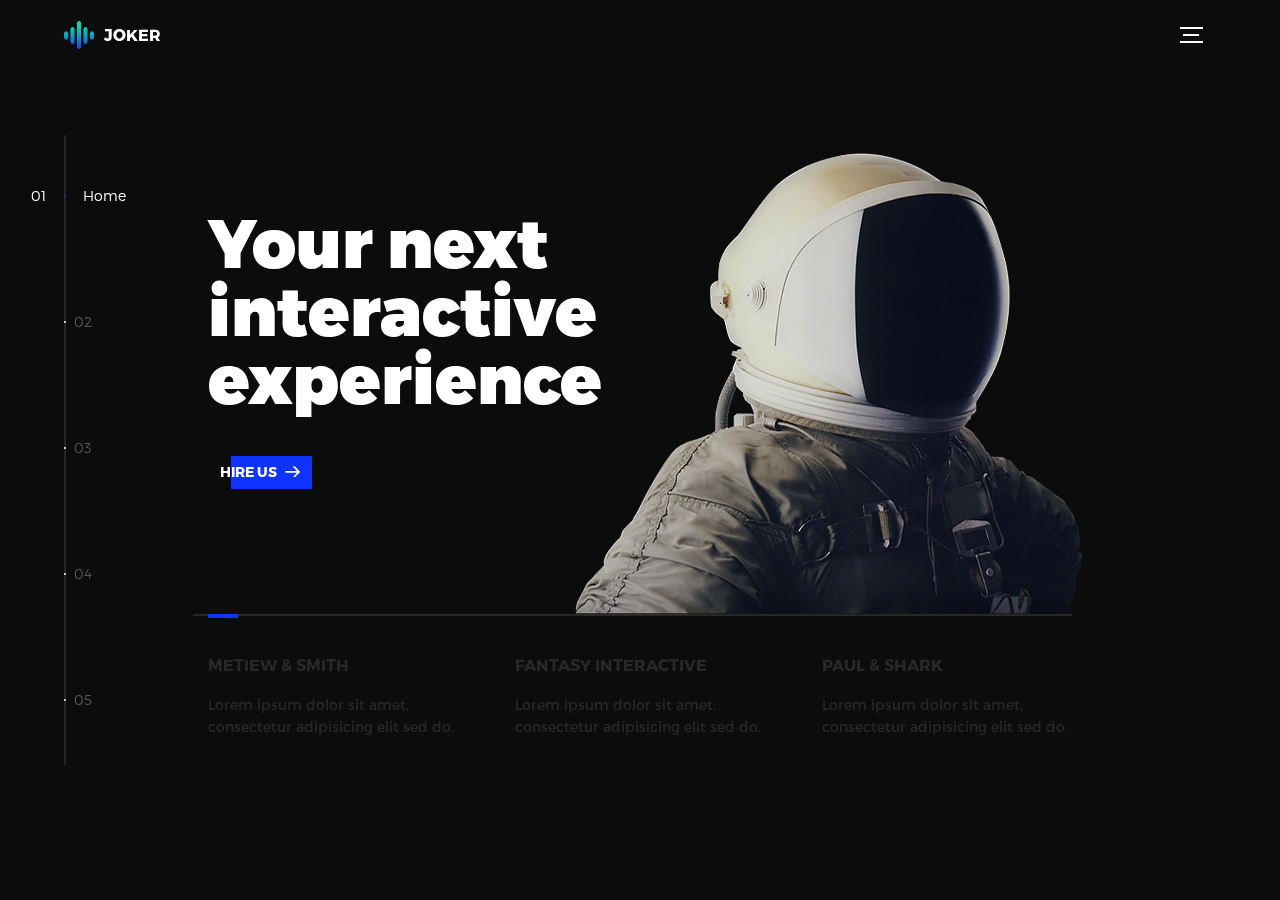
<file: index.html>
<!DOCTYPE html>
<html lang="en">
<head>
  <title>Joker</title>
  <meta charset="utf-8">
  <meta name="viewport" content="width=device-width, initial-scale=1">
  <meta http-equiv="X-UA-Compatible" content="IE=edge">
  <meta name="description" content="HTML5 website template">
  <meta name="keywords" content="Joker, template, html, sass, jquery">
  <meta name="author" content="Bucky Maler">
  <link rel="icon" href="assets/img/logo.png" type="image/x-icon">
  <link rel="stylesheet" href="assets/css/main.css">
</head>
<body>

<!-- notification for small viewports and landscape oriented smartphones -->
<div class="device-notification">
  <a class="device-notification--logo" href="#0">
    <img src="assets/img/logo.png" alt="Joker">
    <p>Joker</p>
  </a>
  <p class="device-notification--message">Joker has so much to offer that we must request you orient your device to portrait or find a larger screen. You won't be disappointed.</p>
</div>

<div class="perspective effect-rotate-left">
  <div class="container"><div class="outer-nav--return"></div>
    <div id="viewport" class="l-viewport">
      <div class="l-wrapper">
        <header class="header">
          <a class="header--logo" href="#0">
            <img src="assets/img/logo.png" alt="Joker">
            <p>Joker</p>
          </a>
          <button class="header--cta cta">Hire Us</button>
          <div class="header--nav-toggle">
            <span></span>
          </div>
        </header>
        <nav class="l-side-nav">
          <ul class="side-nav">
            <li class="is-active"><span>Home</span></li>
            <li><span>Works</span></li>
            <li><span>About</span></li>
            <li><span>Contact</span></li>
            <li><span>Hire us</span></li>
          </ul>
        </nav>
        <ul class="l-main-content main-content">
          <li class="l-section section section--is-active">
            <div class="intro">
              <div class="intro--banner">
                <h1>Your next<br>interactive<br>experience</h1>
                <button class="cta">Hire Us
                  <svg version="1.1" id="Layer_1" xmlns="http://www.w3.org/2000/svg" xmlns:xlink="http://www.w3.org/1999/xlink" x="0px" y="0px" viewBox="0 0 150 118" style="enable-background:new 0 0 150 118;" xml:space="preserve">
                  <g transform="translate(0.000000,118.000000) scale(0.100000,-0.100000)">
                    <path d="M870,1167c-34-17-55-57-46-90c3-15,81-100,194-211l187-185l-565-1c-431,0-571-3-590-13c-55-28-64-94-18-137c21-20,33-20,597-20h575l-192-193C800,103,794,94,849,39c20-20,39-29,61-29c28,0,63,30,298,262c147,144,272,271,279,282c30,51,23,60-219,304C947,1180,926,1196,870,1167z"/>
                  </g>
                  </svg>
                  <span class="btn-background"></span>
                </button>
                <img src="assets/img/introduction-visual.png" alt="Welcome">
              </div>
              <div class="intro--options">
                <a href="#0">
                  <h3>Metiew &amp; Smith</h3>
                  <p>Lorem ipsum dolor sit amet, consectetur adipisicing elit sed do.</p>
                </a>
                <a href="#0">
                  <h3>Fantasy interactive</h3>
                  <p>Lorem ipsum dolor sit amet, consectetur adipisicing elit sed do.</p>
                </a>
                <a href="#0">
                  <h3>Paul &amp; shark</h3>
                  <p>Lorem ipsum dolor sit amet, consectetur adipisicing elit sed do.</p>
                </a>
              </div>
            </div>
          </li>
          <li class="l-section section">
            <div class="work">
              <h2>Selected work</h2>
              <div class="work--lockup">
                <ul class="slider">
                  <li class="slider--item slider--item-left">
                    <a href="/Joker/blog.html">
                      <div class="slider--item-image">
                        <img src="assets/img/work-victory.jpg" alt="Victory">
                      </div>
                      <p class="slider--item-title">Blog</p>
                      <p class="slider--item-description">Lorem ipsum dolor sit amet, consectetur adipisicing elit sed do.</p>
                    </a>
                  </li>
                  <li class="slider--item slider--item-center">
                    <a href="/Joker/random word/1.html">
                      <div class="slider--item-image">
                        <img src="assets/img/work-metiew-smith.jpg" alt="Metiew and Smith">
                      </div>
                      <p class="slider--item-title">lexical &amp; item</p>
                      <p class="slider--item-description">Lorem ipsum dolor sit amet, consectetur adipisicing elit sed do.</p>
                    </a>
                  </li>
                  <li class="slider--item slider--item-right">
                    <a href="/Joker/Flood games/flood-it.html">
                      <div class="slider--item-image">
                        <img src="assets/img/work-alex-nowak.jpg" alt="Alex Nowak">
                      </div>
                      <p class="slider--item-title">Flood games</p>
                      <p class="slider--item-description">Lorem ipsum dolor sit amet, consectetur adipisicing elit sed do.</p>
                    </a>
                  </li>
                   <li class="slider--item">
                    <a href="/Joker/achievement/record.html">
                      <div class="slider--item-image">
                        <img src="assets/img/work-metiew-smith.jpg" alt="Alex Nowak">
                      </div>
                      <p class="slider--item-title">record</p>
                      <p class="slider--item-description">Lorem ipsum dolor sit amet, consectetur adipisicing elit sed do.</p>
                    </a>
                  </li>
                  <li class="slider--item">
                    <a href="https://ai-gua.zrft.me">
                      <div class="slider--item-image">
                        <img src="assets/img/work-alex-nowak.jpg" alt="Alex Nowak">
                      </div>
                      <p class="slider--item-title">fortune telling</p>
                      <p class="slider--item-description">Lorem ipsum dolor sit amet, consectetur adipisicing elit sed do.</p>
                    </a>
                  </li>
                  
                </ul>
                <div class="slider--prev">
                  <svg version="1.1" id="Layer_1" xmlns="http://www.w3.org/2000/svg" xmlns:xlink="http://www.w3.org/1999/xlink" x="0px" y="0px"
                  viewBox="0 0 150 118" style="enable-background:new 0 0 150 118;" xml:space="preserve">
                  <g transform="translate(0.000000,118.000000) scale(0.100000,-0.100000)">
                    <path d="M561,1169C525,1155,10,640,3,612c-3-13,1-36,8-52c8-15,134-145,281-289C527,41,562,10,590,10c22,0,41,9,61,29
                    c55,55,49,64-163,278L296,510h575c564,0,576,0,597,20c46,43,37,109-18,137c-19,10-159,13-590,13l-565,1l182,180
                    c101,99,187,188,193,199c16,30,12,57-12,84C631,1174,595,1183,561,1169z"/>
                  </g>
                  </svg>
                </div>
                <div class="slider--next">
                  <svg version="1.1" id="Layer_1" xmlns="http://www.w3.org/2000/svg" xmlns:xlink="http://www.w3.org/1999/xlink" x="0px" y="0px" viewBox="0 0 150 118" style="enable-background:new 0 0 150 118;" xml:space="preserve">
                  <g transform="translate(0.000000,118.000000) scale(0.100000,-0.100000)">
                    <path d="M870,1167c-34-17-55-57-46-90c3-15,81-100,194-211l187-185l-565-1c-431,0-571-3-590-13c-55-28-64-94-18-137c21-20,33-20,597-20h575l-192-193C800,103,794,94,849,39c20-20,39-29,61-29c28,0,63,30,298,262c147,144,272,271,279,282c30,51,23,60-219,304C947,1180,926,1196,870,1167z"/>
                  </g>
                  </svg>
                </div>
              </div>
            </div>
          </li>
          <li class="l-section section">
            <div class="about">
              <div class="about--banner">
                <h2>We<br>believe in<br>passionate<br>people</h2>
                <a href="#0">Career
                  <span>
                    <svg version="1.1" id="Layer_1" xmlns="http://www.w3.org/2000/svg" xmlns:xlink="http://www.w3.org/1999/xlink" x="0px" y="0px" viewBox="0 0 150 118" style="enable-background:new 0 0 150 118;" xml:space="preserve">
                    <g transform="translate(0.000000,118.000000) scale(0.100000,-0.100000)">
                      <path d="M870,1167c-34-17-55-57-46-90c3-15,81-100,194-211l187-185l-565-1c-431,0-571-3-590-13c-55-28-64-94-18-137c21-20,33-20,597-20h575l-192-193C800,103,794,94,849,39c20-20,39-29,61-29c28,0,63,30,298,262c147,144,272,271,279,282c30,51,23,60-219,304C947,1180,926,1196,870,1167z"/>
                    </g>
                    </svg>
                  </span>
                </a>
                <img src="assets/img/about-visual.png" alt="About Us">
              </div>
              <div class="about--options">
                <a href="#0">
                  <h3>Winners</h3>
                </a>
                <a href="#0">
                  <h3>Philosophy</h3>
                </a>
                <a href="#0">
                  <h3>History</h3>
                </a>
              </div>
            </div>
          </li>
          <li class="l-section section">
            <div class="contact">
              <div class="contact--lockup">
                <div class="modal">
                  <div class="modal--information">
                    <p>gifted scholar, beautiful lady ; pair of ideal lovers</p>
                    <a href="mailto:shuolin029@gmail.com">shuolin029@gmail.com</a>
                    <a href="weixin://contacts/profile/zsl2000IT">zsl2000IT</a>
                  </div>
                  <ul class="modal--options">
                    <li><a href="#0">bsjhdi</a></li>
                    <li><a href="#0">dtrb</a></li>
                    <li><a href="mailto:shuolin029@gmail.com">Contact Us</a></li>
                  </ul>
                </div>
              </div>
            </div>
          </li>
          <li class="l-section section">
            <div class="hire">
              <h2>You want us to do</h2>
              <!-- checkout formspree.io for easy form setup -->
              <form class="work-request">
                <div class="work-request--options">
                  <span class="options-a">
                    <input id="opt-1" type="checkbox" value="app design">
                    <label for="opt-1">
                      <svg version="1.1" id="Layer_1" xmlns="http://www.w3.org/2000/svg" xmlns:xlink="http://www.w3.org/1999/xlink" x="0px" y="0px"
                      viewBox="0 0 150 111" style="enable-background:new 0 0 150 111;" xml:space="preserve">
                      <g transform="translate(0.000000,111.000000) scale(0.100000,-0.100000)">
                        <path d="M950,705L555,310L360,505C253,612,160,700,155,700c-6,0-44-34-85-75l-75-75l278-278L550-5l475,475c261,261,475,480,475,485c0,13-132,145-145,145C1349,1100,1167,922,950,705z"/>
                      </g>
                      </svg>
                      App Design
                    </label>
                    <input id="opt-2" type="checkbox" value="graphic design">
                    <label for="opt-2">
                      <svg version="1.1" id="Layer_1" xmlns="http://www.w3.org/2000/svg" xmlns:xlink="http://www.w3.org/1999/xlink" x="0px" y="0px"
                      viewBox="0 0 150 111" style="enable-background:new 0 0 150 111;" xml:space="preserve">
                      <g transform="translate(0.000000,111.000000) scale(0.100000,-0.100000)">
                        <path d="M950,705L555,310L360,505C253,612,160,700,155,700c-6,0-44-34-85-75l-75-75l278-278L550-5l475,475c261,261,475,480,475,485c0,13-132,145-145,145C1349,1100,1167,922,950,705z"/>
                      </g>
                      </svg>
                      Graphic Design
                    </label>
                    <input id="opt-3" type="checkbox" value="motion design">
                    <label for="opt-3">
                      <svg version="1.1" id="Layer_1" xmlns="http://www.w3.org/2000/svg" xmlns:xlink="http://www.w3.org/1999/xlink" x="0px" y="0px"
                      viewBox="0 0 150 111" style="enable-background:new 0 0 150 111;" xml:space="preserve">
                      <g transform="translate(0.000000,111.000000) scale(0.100000,-0.100000)">
                        <path d="M950,705L555,310L360,505C253,612,160,700,155,700c-6,0-44-34-85-75l-75-75l278-278L550-5l475,475c261,261,475,480,475,485c0,13-132,145-145,145C1349,1100,1167,922,950,705z"/>
                      </g>
                      </svg>
                      Motion Design
                    </label>
                  </span>
                  <span class="options-b">
                    <input id="opt-4" type="checkbox" value="ux design">
                    <label for="opt-4">
                      <svg version="1.1" id="Layer_1" xmlns="http://www.w3.org/2000/svg" xmlns:xlink="http://www.w3.org/1999/xlink" x="0px" y="0px"
                      viewBox="0 0 150 111" style="enable-background:new 0 0 150 111;" xml:space="preserve">
                      <g transform="translate(0.000000,111.000000) scale(0.100000,-0.100000)">
                        <path d="M950,705L555,310L360,505C253,612,160,700,155,700c-6,0-44-34-85-75l-75-75l278-278L550-5l475,475c261,261,475,480,475,485c0,13-132,145-145,145C1349,1100,1167,922,950,705z"/>
                      </g>
                      </svg>
                      UX Design
                    </label>
                    <input id="opt-5" type="checkbox" value="webdesign">
                    <label for="opt-5">
                      <svg version="1.1" id="Layer_1" xmlns="http://www.w3.org/2000/svg" xmlns:xlink="http://www.w3.org/1999/xlink" x="0px" y="0px"
                      viewBox="0 0 150 111" style="enable-background:new 0 0 150 111;" xml:space="preserve">
                      <g transform="translate(0.000000,111.000000) scale(0.100000,-0.100000)">
                        <path d="M950,705L555,310L360,505C253,612,160,700,155,700c-6,0-44-34-85-75l-75-75l278-278L550-5l475,475c261,261,475,480,475,485c0,13-132,145-145,145C1349,1100,1167,922,950,705z"/>
                      </g>
                      </svg>
                      Webdesign
                    </label>
                    <input id="opt-6" type="checkbox" value="marketing">
                    <label for="opt-6">
                      <svg version="1.1" id="Layer_1" xmlns="http://www.w3.org/2000/svg" xmlns:xlink="http://www.w3.org/1999/xlink" x="0px" y="0px"
                      viewBox="0 0 150 111" style="enable-background:new 0 0 150 111;" xml:space="preserve">
                      <g transform="translate(0.000000,111.000000) scale(0.100000,-0.100000)">
                        <path d="M950,705L555,310L360,505C253,612,160,700,155,700c-6,0-44-34-85-75l-75-75l278-278L550-5l475,475c261,261,475,480,475,485c0,13-132,145-145,145C1349,1100,1167,922,950,705z"/>
                      </g>
                      </svg>
                      Marketing
                    </label>
                  </span>
                </div>
                <div class="work-request--information">
                  <div class="information-name">
                    <input id="name" type="text" spellcheck="false">
                    <label for="name">Name</label>
                  </div>
                  <div class="information-email">
                    <input id="email" type="email" spellcheck="false">
                    <label for="email">Email</label>
                  </div>
                </div>
                <input type="submit" value="Send Request">
              </form>
            </div>
          </li>
        </ul>
      </div>
    </div>
  </div>
  <ul class="outer-nav">
    <li class="is-active">Home</li>
    <li>Works</li>
    <li>About</li>
    <li>Contact</li>
    <li>Hire us</li>
  </ul>
</div>

<script src="https://ajax.googleapis.com/ajax/libs/jquery/2.2.4/jquery.min.js"></script>
<script>window.jQuery || document.write('<script src="assets/js/vendor/jquery-2.2.4.min.js"><\/script>')</script>
<script src="assets/js/functions-min.js"></script>
</body>
</html>
</file>
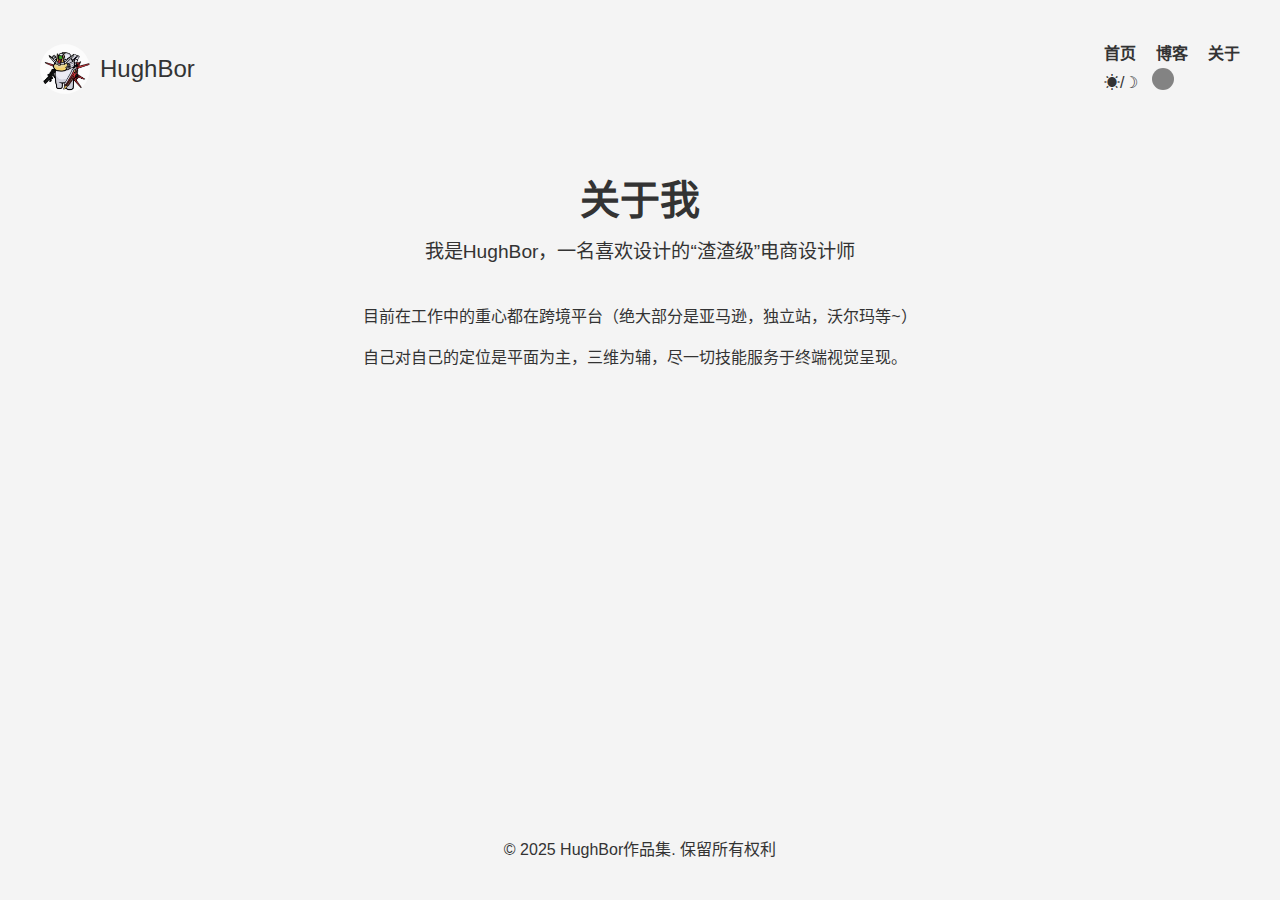
<file: about.html>
<!DOCTYPE html>
<html lang="zh-CN">
<head>
  <meta charset="UTF-8">
  <meta name="viewport" content="width=device-width, initial-scale=1.0">
  <title>关于</title>
  <link rel="stylesheet" href="style.css">
</head>
<body>
  <!-- 公共头部 -->
  <header>
    <div class="header-left">
      <img src="images/H.jpg" alt="头像" class="avatar">
      <h1>HughBor</h1>
    </div>
    <div class="header-right">
      <nav>
        <ul>
          <li><a href="index.html">首页</a></li>
          <li><a href="blog.html">博客</a></li>
          <li><a href="about.html" class="nav-active">关于</a></li>
        </ul>
      </nav>
      <div class="theme-toggle-container">
        <label for="theme-toggle" class="theme-toggle-label">☀/☽</label>
        <div class="yuankuang">
          <input type="checkbox" id="theme-toggle">
        </div>
      </div>
    </div>
  </header>

  <!-- 关于展示 -->
  <section class="hero">
    <h2>关于我</h2>
    <p>我是HughBor，一名喜欢设计的“渣渣级”电商设计师</p>
  </section>

  <!-- 关于内容 -->
  <section class="about-content">
    <p>目前在工作中的重心都在跨境平台（绝大部分是亚马逊，独立站，沃尔玛等~）</p>
    <p>自己对自己的定位是平面为主，三维为辅，尽一切技能服务于终端视觉呈现。</p>
  </section>

  <!-- 页脚 -->
  <footer>
    <p>&copy; 2025 HughBor作品集. 保留所有权利</p>
  </footer>

  <script src="scripts.js"></script>
</body>
</html>
</file>
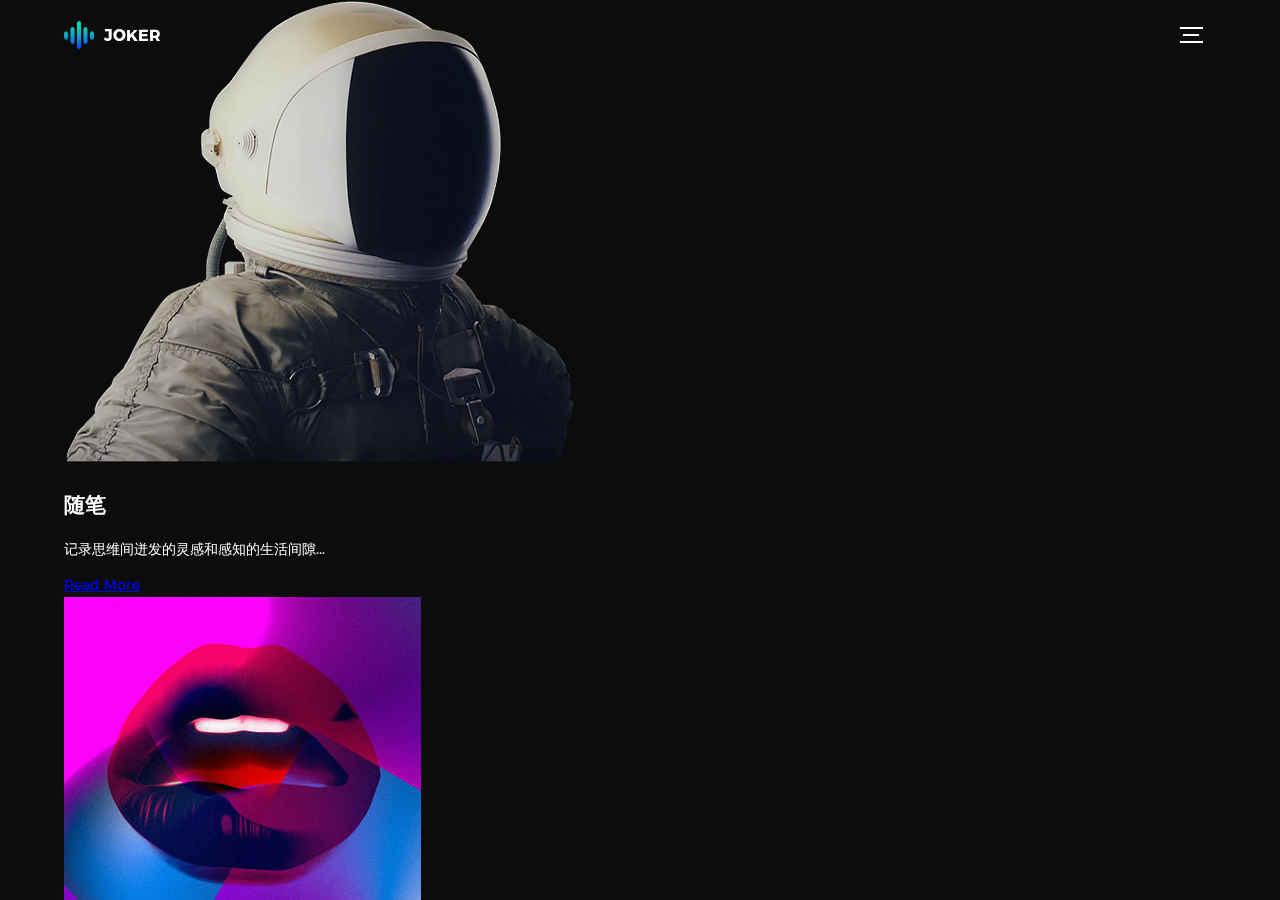
<file: blog.html>
<!DOCTYPE html>
<html lang="en">
<head>
  <title>Joker - Article List</title>
  <meta charset="utf-8">
  <meta name="viewport" content="width=device-width, initial-scale=1">
  <meta http-equiv="X-UA-Compatible" content="IE=edge">
  <meta name="description" content="HTML5 website template">
  <meta name="keywords" content="Joker, template, html, sass, jquery">
  <meta name="author" content="Bucky Maler">
  <link rel="icon" href="assets/img/logo.png" type="image/x-icon">
  <link rel="stylesheet" href="assets/css/main.css">
</head>
<body>
<!-- notification for small viewports and landscape oriented smartphones -->
<div class="device-notification">
  <a class="device-notification--logo" href="index.html">
    <img src="assets/img/logo.png" alt="Joker">
    <p>Joker</p>
  </a>
  <p class="device-notification--message">Joker has so much to offer that we must request you orient your device to portrait or find a larger screen. You won't be disappointed.</p>
</div>

<div class="perspective effect-rotate-left">
  <div class="container"><div class="outer-nav--return"></div>
    <div id="viewport" class="l-viewport">
      <div class="l-wrapper">
        <header class="header">
          <a class="header--logo" href="index.html">
            <img src="assets/img/logo.png" alt="Joker">
            <p>Joker</p>
          </a>
          <button class="header--cta cta">Hire Us</button>
          <div class="header--nav-toggle">
            <span></span>
          </div>
        </header>

        <!-- 文章列表部分 -->
        <div class="scroll-container">
          <section class="article-list">
            <div class="article">
              <div class="article-thumbnail">
                <img src="assets/img/introduction-visual.png" alt="Article 1">
              </div>
              <div class="article-content">
                <h2 class="article-title">随笔</h2>
                <p class="article-preview">记录思维间迸发的灵感和感知的生活间隙...</p>
                <a href="blog/article-detail.html?id=1" class="article-button cta">Read More</a>
              </div>
            </div>
            <div class="article">
              <div class="article-thumbnail">
                <img src="assets/img/work-metiew-smith.jpg" alt="Article 2">
              </div>
              <div class="article-content">
                <h2 class="article-title">收录</h2>
                <p class="article-preview">思想的武装力量·情感的传输表达...</p>
                <a href="blog/article-detail.html?id=2" class="article-button cta">Read More</a>
              </div>
            </div>
            <div class="article">
              <div class="article-thumbnail">
                <img src="assets/img/work-victory.jpg" alt="Article 3">
              </div>
              <div class="article-content">
                <h2 class="article-title">常识</h2>
                <p class="article-preview">积攒真实·获取世界本身的样子...</p>
                <a href="blog/article-detail.html?id=3" class="article-button cta">Read More</a>
              </div>
            </div>
            <div class="article">
              <div class="article-thumbnail">
                <img src="assets/img/about-winners.jpg" alt="Article 4">
              </div>
              <div class="article-content">
                <h2 class="article-title">Article Title 4</h2>
                <p class="article-preview">This is a preview of the article content. It gives a brief overview of what the article is about.</p>
                <a href="blog/article-detail.html?id=4" class="article-button cta">Read More</a>
              </div>
            </div>
            <div class="article">
              <div class="article-thumbnail">
                <img src="assets/img/about-history.jpg" alt="Article 5">
              </div>
              <div class="article-content">
                <h2 class="article-title">Article Title 5</h2>
                <p class="article-preview">This is a preview of the article content. It gives a brief overview of what the article is about.</p>
                <a href="blog/article-detail.html?id=5" class="article-button cta">Read More</a>
              </div>
            </div>
            <div class="article">
              <div class="article-thumbnail">
                <img src="assets/img/about-philosophy.jpg" alt="Article 6">
              </div>
              <div class="article-content">
                <h2 class="article-title">Article Title 6</h2>
                <p class="article-preview">This is a preview of the article content. It gives a brief overview of what the article is about.</p>
                <a href="blog/article-detail.html?id=6" class="article-button cta">Read More</a>
              </div>
            </div>
            <!-- 更多文章 -->
          </section>
        </div>

        <div>
          <ul class="outer-nav">
            <li class="is-active">Home</li>
            <li>Works</li>
            <li>About</li>
            <li>Contact</li>
            <li>Hire us</li>
          </ul>
        </div>

        <script src="https://ajax.googleapis.com/ajax/libs/jquery/2.2.4/jquery.min.js"></script>
        <script>window.jQuery || document.write('<script src="assets/js/vendor/jquery-2.2.4.min.js"><\/script>')</script>
        <script src="assets/js/functions-min.js"></script>
        <script src="assets/js/scroll.js"></script>
      </div>
    </div>
  </div>
</div>
</body>
</html>
</file>
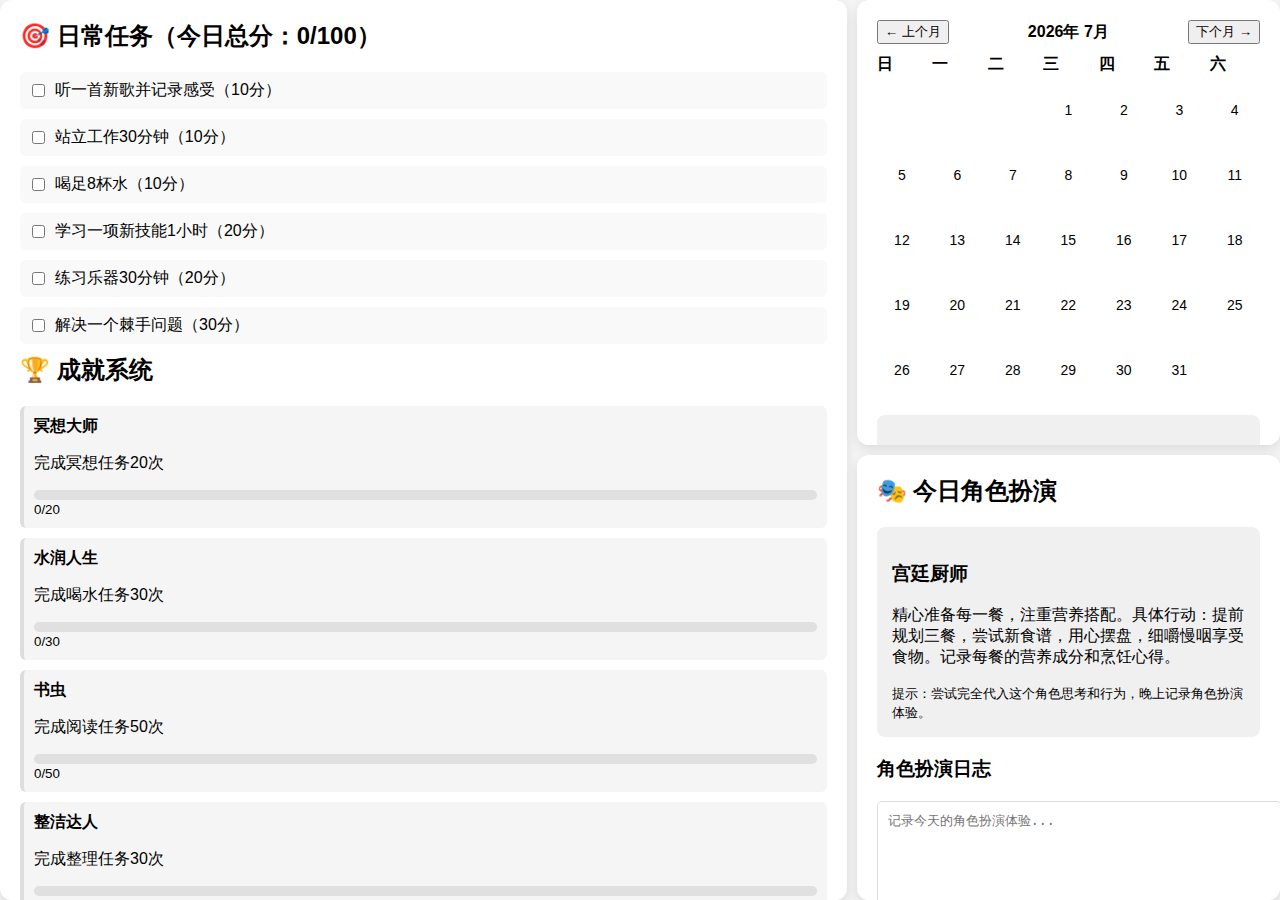
<file: achievement/record.html>
<!DOCTYPE html>
<html lang="zh">
<head>
  <meta charset="UTF-8" />
  <meta name="viewport" content="width=device-width, initial-scale=1.0" />
  <title>现实RPG仪表盘</title>
  <style>
    body {
      font-family: "Helvetica Neue", sans-serif;
      background: #f4f4f4;
      margin: 0;
      padding: 0;
      display: grid;
      grid-template-columns: 2fr 1fr;
      grid-template-rows: 1fr 1fr;
      gap: 10px;
      height: 100vh;
    }
    .section {
      background: white;
      border-radius: 12px;
      padding: 20px;
      box-shadow: 0 4px 12px rgba(0,0,0,0.1);
      overflow: auto;
    }
    #daily-tasks {
      grid-column: 1 / 2;
      grid-row: 1 / 3;
    }
    #training-calendar {
      grid-column: 2 / 3;
      grid-row: 1 / 2;
    }
    #roleplay-mode {
      grid-column: 2 / 3;
      grid-row: 2 / 3;
    }
    h2 {
      margin-top: 0;
    }
    .task {
      margin-bottom: 10px;
      transition: all 0.3s ease;
      padding: 8px;
      border-radius: 6px;
      background: #f9f9f9;
    }
    .task.completed {
      opacity: 0.7;
      text-decoration: line-through;
      background: #e8e8e8;
    }
    .task:hover {
      transform: translateX(5px);
      box-shadow: 0 2px 5px rgba(0,0,0,0.1);
    }
    .calendar {
      display: grid;
      grid-template-columns: repeat(7, 1fr);
      gap: 5px;
    }
    .calendar-day {
      padding: 10px 5px;
      text-align: center;
      border-radius: 6px;
      cursor: pointer;
      transition: all 0.2s;
      font-size: 14px;
      min-height: 40px;
      display: flex;
      flex-direction: column;
      justify-content: center;
    }
    .calendar-day:hover {
      transform: scale(1.05);
    }
    .calendar-day.completed {
      background: #b2fab4;
    }
    .calendar-day.rest-day {
      background: #a2c4f9;
    }
    .calendar-day.sick {
      background: #f9cb9c;
    }
    .calendar-day.travel {
      background: #d5a6bd;
    }
    .calendar-day.not-completed {
      background: #f4cccc;
    }
    .calendar-day.empty {
      background: transparent;
      cursor: default;
    }
    .role {
      margin-bottom: 10px;
      background: #f0f0f0;
      padding: 15px;
      border-radius: 8px;
      transition: all 0.3s;
    }
    .role:hover {
      transform: translateY(-3px);
      box-shadow: 0 4px 8px rgba(0,0,0,0.1);
    }
    .achievement {
      margin: 10px 0;
      padding: 10px;
      background: #f5f5f5;
      border-radius: 6px;
      border-left: 4px solid #ddd;
    }
    .achievement.completed {
      border-left-color: #6aa84f;
      background: #eaf7e6;
    }
    .progress-bar {
      height: 10px;
      background: #e0e0e0;
      border-radius: 5px;
      margin-top: 5px;
      overflow: hidden;
    }
    .progress {
      height: 100%;
      background: #6aa84f;
      width: 0%;
      transition: width 0.5s;
    }
    .calendar-navigation {
      display: flex;
      justify-content: space-between;
      margin-bottom: 10px;
      align-items: center;
    }
    .calendar-title {
      font-weight: bold;
    }
    .calendar-details {
      margin-top: 15px;
      padding: 15px;
      background: #f0f0f0;
      border-radius: 8px;
      min-height: 50px;
    }
    .calendar-detail-item {
      margin-bottom: 10px;
    }
    .edit-btn {
      background: #6aa84f;
      color: white;
      border: none;
      border-radius: 4px;
      padding: 3px 8px;
      margin-left: 10px;
      cursor: pointer;
      font-size: 12px;
    }
    .confetti {
      position: fixed;
      width: 10px;
      height: 10px;
      background-color: #f00;
      opacity: 0;
      animation: confetti 5s ease-in-out;
      z-index: 1000;
    }
    @keyframes confetti {
      0% {
        transform: translateY(0) rotate(0deg);
        opacity: 1;
      }
      100% {
        transform: translateY(1000px) rotate(720deg);
        opacity: 0;
      }
    }
    .modal {
      display: none;
      position: fixed;
      top: 0;
      left: 0;
      width: 100%;
      height: 100%;
      background-color: rgba(0,0,0,0.5);
      z-index: 999;
      justify-content: center;
      align-items: center;
    }
    .modal-content {
      background: white;
      padding: 30px;
      border-radius: 15px;
      text-align: center;
      max-width: 80%;
      box-shadow: 0 5px 15px rgba(0,0,0,0.3);
    }
    .modal h2 {
      color: #6aa84f;
      margin-bottom: 15px;
    }
    .close-modal {
      margin-top: 20px;
      padding: 8px 20px;
      background: #6aa84f;
      color: white;
      border: none;
      border-radius: 5px;
      cursor: pointer;
    }
    .role-journal {
      margin-top: 15px;
    }
    .journal-textarea {
      width: 100%;
      height: 100px;
      margin-bottom: 10px;
      padding: 10px;
      border-radius: 5px;
      border: 1px solid #ddd;
    }
    .save-journal {
      background: #6aa84f;
      color: white;
      border: none;
      border-radius: 5px;
      padding: 8px 15px;
      cursor: pointer;
    }
    .journal-entry {
      background: #f9f9f9;
      padding: 10px;
      margin-top: 10px;
      border-radius: 5px;
      border-left: 3px solid #6aa84f;
    }
    .journal-date {
      font-size: 12px;
      color: #666;
    }
  </style>
</head>
<body>
  <div class="section" id="daily-tasks">
    <h2>🎯 日常任务（今日总分：<span id="total-score">0</span>/100）</h2>
    <div id="tasks-container"></div>
    
    <h2>🏆 成就系统</h2>
    <div id="achievements-container"></div>
  </div>

  <div class="section" id="training-calendar">
    <div class="calendar-navigation">
      <button id="prev-month">← 上个月</button>
      <div class="calendar-title" id="calendar-title"></div>
      <button id="next-month">下个月 →</button>
    </div>
    <div class="calendar" id="calendar"></div>
    <div class="calendar-details" id="calendar-details">
      <p>点击日期查看详情</p>
    </div>
  </div>

  <div class="section" id="roleplay-mode">
    <h2>🎭 今日角色扮演</h2>
    <div id="role-container"></div>
    <div class="role-journal">
      <h3>角色扮演日志</h3>
      <textarea class="journal-textarea" id="role-journal-text" placeholder="记录今天的角色扮演体验..."></textarea>
      <button class="save-journal" id="save-journal-btn">保存日志</button>
      <div id="journal-entries"></div>
    </div>
  </div>

  <div class="modal" id="completion-modal">
    <div class="modal-content">
      <h2>🎉 任务完成！</h2>
      <p>恭喜你完成了今日的所有任务！继续保持！</p>
      <button class="close-modal" onclick="document.getElementById('completion-modal').style.display='none'">关闭</button>
    </div>
  </div>

  <script>
    // ------------------------ 任务库与抽取 ------------------------
    const taskPool = {
      10: [
        "做10分钟冥想", "喝足8杯水", "整理房间10分钟", "阅读10页书", "写3条感恩清单", 
        "站立工作30分钟", "清理1个杂物区", "做10分钟伸展运动", "记录今日饮食", 
        "学习10个新单词", "给植物浇水", "整理电脑桌面", "清理手机无用照片",
        "练习10分钟书法", "听一首新歌并记录感受", "给家人发问候信息",
        "记录3件开心小事", "整理衣柜10分钟", "学习一个生活小技巧"
      ],
      20: [
        "完成一次力量训练", "深度工作1小时", "学习新知识30分钟", "准备健康三餐", 
        "整理邮件和日程", "完成30分钟有氧运动", "学习一项新技能1小时", 
        "写一篇500字文章", "完成一项家务大扫除", "规划下周目标", 
        "研究一个新话题", "完成一个创意项目", "练习乐器30分钟", 
        "制作健康零食", "整理财务记录", "学习烹饪一道新菜",
        "完成一项DIY项目", "练习演讲或表达30分钟", "完成一项志愿者工作"
      ],
      30: [
        "完成一项重要任务", "制定本周计划并复盘", "记录并反思1个情绪波动",
        "完成一个长期项目阶段", "解决一个棘手问题", "进行深度自我反思",
        "完成职业发展规划", "建立一个新的健康习惯", "完成一项重大决策",
        "帮助他人解决一个重要问题", "完成一项创意作品", "突破一个个人极限",
        "完成一项学习挑战", "建立一个新的社交关系", "完成一项财务规划"
      ],
      40: [
        "完成一个里程碑目标", "突破一个长期障碍", "实现一个重要人生目标",
        "完成一项重大创作", "解决一个复杂问题", "完成一项长期学习计划"
      ]
    };

    // 获取今天的日期字符串（用于确定每日固定任务）
    function getTodayKey() {
      const today = new Date();
      return `${today.getFullYear()}-${today.getMonth()+1}-${today.getDate()}`;
    }

    // 从本地存储获取或生成今日任务
    function getDailyTasks() {
      const todayKey = getTodayKey();
      const savedTasks = localStorage.getItem('dailyTasks');
      
      if (savedTasks) {
        const parsed = JSON.parse(savedTasks);
        if (parsed.date === todayKey) {
          return parsed.tasks;
        }
      }
      
      // 生成新任务
      const tasks = generateRandomTasks();
      localStorage.setItem('dailyTasks', JSON.stringify({
        date: todayKey,
        tasks: tasks
      }));
      return tasks;
    }

    // 生成随机任务
    function generateRandomTasks() {
      const result = [];
      const used = new Set();

      function pickRandom(arr) {
        let choice;
        do {
          choice = arr[Math.floor(Math.random() * arr.length)];
        } while (used.has(choice));
        used.add(choice);
        return choice;
      }

      const tasks10 = Array.from({length: 3}, () => pickRandom(taskPool[10]));
      const tasks20 = Array.from({length: 2}, () => pickRandom(taskPool[20]));
      const tasks30 = [pickRandom(taskPool[30])];
      return [
        ...tasks10.map(t => ({ desc: t, points: 10, completed: false })),
        ...tasks20.map(t => ({ desc: t, points: 20, completed: false })),
        ...tasks30.map(t => ({ desc: t, points: 30, completed: false }))
      ];
    }

    // 渲染任务列表
    function renderTasks() {
      const tasks = getDailyTasks();
      const container = document.getElementById("tasks-container");
      container.innerHTML = '';
      
      let totalScore = 0;
      let completedTasks = 0;

      tasks.forEach(task => {
        const div = document.createElement("div");
        div.className = `task ${task.completed ? 'completed' : ''}`;
        div.innerHTML = `
          <label style="display: flex; align-items: center; cursor: pointer;">
            <input type="checkbox" ${task.completed ? 'checked' : ''} 
              onchange="updateTaskCompletion(${task.points}, this, '${task.desc.replace(/'/g, "\\'")}')" 
              style="margin-right: 10px;">
            <span>${task.desc}（${task.points}分）</span>
          </label>
        `;
        container.appendChild(div);
        
        if (task.completed) {
          totalScore += task.points;
          completedTasks++;
        }
      });
      
      document.getElementById("total-score").innerText = totalScore;
      
      // 检查是否完成所有任务
      if (completedTasks === tasks.length && tasks.length > 0) {
        celebrateCompletion();
      }
    }

    // 更新任务完成状态
    function updateTaskCompletion(points, checkbox, desc) {
      const todayKey = getTodayKey();
      const saved = JSON.parse(localStorage.getItem('dailyTasks'));
      const tasks = saved.tasks;
      
      const taskIndex = tasks.findIndex(t => t.desc === desc);
      if (taskIndex !== -1) {
        tasks[taskIndex].completed = checkbox.checked;
        localStorage.setItem('dailyTasks', JSON.stringify({
          date: todayKey,
          tasks: tasks
        }));
      }
      
      // 重新渲染以更新总分
      renderTasks();
      
      // 更新成就进度
      if (checkbox.checked) {
        updateAchievementProgress(desc);
      }
    }

    function celebrateCompletion() {
      // 显示模态框
      document.getElementById('completion-modal').style.display = 'flex';
      
      // 创建礼花效果
      for (let i = 0; i < 100; i++) {
        createConfetti();
      }
    }

    function createConfetti() {
      const confetti = document.createElement('div');
      confetti.className = 'confetti';
      confetti.style.left = Math.random() * 100 + 'vw';
      confetti.style.backgroundColor = `hsl(${Math.random() * 360}, 100%, 50%)`;
      confetti.style.width = Math.random() * 10 + 5 + 'px';
      confetti.style.height = Math.random() * 10 + 5 + 'px';
      document.body.appendChild(confetti);
      
      // 移除元素
      setTimeout(() => {
        confetti.remove();
      }, 5000);
    }

    // ------------------------ 成就系统 ------------------------
    const achievements = [
      { id: 'meditation', name: "冥想大师", description: "完成冥想任务20次", target: 20, progress: 0 },
      { id: 'water', name: "水润人生", description: "完成喝水任务30次", target: 30, progress: 0 },
      { id: 'reading', name: "书虫", description: "完成阅读任务50次", target: 50, progress: 0 },
      { id: 'cleaning', name: "整洁达人", description: "完成整理任务30次", target: 30, progress: 0 },
      { id: 'workout', name: "健身狂人", description: "完成力量训练任务30次", target: 30, progress: 0 },
      { id: 'deep-work', name: "深度工作者", description: "完成深度工作任务50次", target: 50, progress: 0 },
      { id: 'planning', name: "计划大师", description: "完成计划任务30次", target: 30, progress: 0 },
      { id: 'gratitude', name: "感恩之心", description: "完成感恩清单任务50次", target: 50, progress: 0 },
      { id: 'streak-3', name: "三日连胜", description: "连续3天完成所有任务", target: 3, progress: 0, isStreak: true },
      { id: 'streak-7', name: "一周连胜", description: "连续7天完成所有任务", target: 7, progress: 0, isStreak: true },
      { id: 'streak-30', name: "月冠军", description: "连续30天完成所有任务", target: 30, progress: 0, isStreak: true },
      { id: 'perfect-day', name: "完美日", description: "一天内完成所有任务", target: 10, progress: 0 },
      { id: 'creative', name: "创意先锋", description: "完成创意任务20次", target: 20, progress: 0 },
      { id: 'learner', name: "终身学习者", description: "完成学习任务50次", target: 50, progress: 0 },
      { id: 'health', name: "健康卫士", description: "完成健康相关任务100次", target: 100, progress: 0 },
      { id: 'organizer', name: "组织专家", description: "完成整理规划任务50次", target: 50, progress: 0 },
      { id: 'social', name: "社交达人", description: "完成社交相关任务30次", target: 30, progress: 0 },
      { id: 'artist', name: "艺术灵魂", description: "完成艺术创作任务20次", target: 20, progress: 0 },
      { id: 'writer', name: "文字工作者", description: "完成写作任务30次", target: 30, progress: 0 },
      { id: 'chef', name: "家庭厨师", description: "完成烹饪任务30次", target: 30, progress: 0 }
    ];

    // 从本地存储加载成就进度
    function loadAchievements() {
      const saved = localStorage.getItem('achievements');
      if (saved) {
        const parsed = JSON.parse(saved);
        parsed.forEach(savedAchievement => {
          const achievement = achievements.find(a => a.id === savedAchievement.id);
          if (achievement) {
            achievement.progress = savedAchievement.progress;
          }
        });
      }
    }

    // 保存成就进度到本地存储
    function saveAchievements() {
      localStorage.setItem('achievements', JSON.stringify(achievements));
    }

    // 更新成就进度
    function updateAchievementProgress(taskDesc) {
      let updated = false;
      
      // 更新特定任务类型的成就
      if (taskDesc.includes('冥想')) {
        const achievement = achievements.find(a => a.id === 'meditation');
        if (achievement && achievement.progress < achievement.target) {
          achievement.progress++;
          updated = true;
        }
      } else if (taskDesc.includes('水')) {
        const achievement = achievements.find(a => a.id === 'water');
        if (achievement && achievement.progress < achievement.target) {
          achievement.progress++;
          updated = true;
        }
      } else if (taskDesc.includes('阅读')) {
        const achievement = achievements.find(a => a.id === 'reading');
        if (achievement && achievement.progress < achievement.target) {
          achievement.progress++;
          updated = true;
        }
      } else if (taskDesc.includes('整理') || taskDesc.includes('清理')) {
        const achievement = achievements.find(a => a.id === 'cleaning');
        if (achievement && achievement.progress < achievement.target) {
          achievement.progress++;
          updated = true;
        }
      } else if (taskDesc.includes('力量训练') || taskDesc.includes('有氧运动')) {
        const achievement = achievements.find(a => a.id === 'workout');
        if (achievement && achievement.progress < achievement.target) {
          achievement.progress++;
          updated = true;
        }
      } else if (taskDesc.includes('深度工作')) {
        const achievement = achievements.find(a => a.id === 'deep-work');
        if (achievement && achievement.progress < achievement.target) {
          achievement.progress++;
          updated = true;
        }
      } else if (taskDesc.includes('计划') || taskDesc.includes('规划')) {
        const achievement = achievements.find(a => a.id === 'planning');
        if (achievement && achievement.progress < achievement.target) {
          achievement.progress++;
          updated = true;
        }
      } else if (taskDesc.includes('感恩')) {
        const achievement = achievements.find(a => a.id === 'gratitude');
        if (achievement && achievement.progress < achievement.target) {
          achievement.progress++;
          updated = true;
        }
      } else if (taskDesc.includes('创意') || taskDesc.includes('创作')) {
        const achievement = achievements.find(a => a.id === 'creative');
        if (achievement && achievement.progress < achievement.target) {
          achievement.progress++;
          updated = true;
        }
      } else if (taskDesc.includes('学习') || taskDesc.includes('知识')) {
        const achievement = achievements.find(a => a.id === 'learner');
        if (achievement && achievement.progress < achievement.target) {
          achievement.progress++;
          updated = true;
        }
      } else if (taskDesc.includes('健康') || taskDesc.includes('饮食')) {
        const achievement = achievements.find(a => a.id === 'health');
        if (achievement && achievement.progress < achievement.target) {
          achievement.progress++;
          updated = true;
        }
      } else if (taskDesc.includes('社交') || taskDesc.includes('家人')) {
        const achievement = achievements.find(a => a.id === 'social');
        if (achievement && achievement.progress < achievement.target) {
          achievement.progress++;
          updated = true;
        }
      } else if (taskDesc.includes('艺术') || taskDesc.includes('创作')) {
        const achievement = achievements.find(a => a.id === 'artist');
        if (achievement && achievement.progress < achievement.target) {
          achievement.progress++;
          updated = true;
        }
      } else if (taskDesc.includes('写作') || taskDesc.includes('文章')) {
        const achievement = achievements.find(a => a.id === 'writer');
        if (achievement && achievement.progress < achievement.target) {
          achievement.progress++;
          updated = true;
        }
      } else if (taskDesc.includes('烹饪') || taskDesc.includes('零食')) {
        const achievement = achievements.find(a => a.id === 'chef');
        if (achievement && achievement.progress < achievement.target) {
          achievement.progress++;
          updated = true;
        }
      }
      
      // 检查是否完成所有任务（完美日成就）
      const savedTasks = JSON.parse(localStorage.getItem('dailyTasks'));
      if (savedTasks && savedTasks.tasks.every(t => t.completed)) {
        const achievement = achievements.find(a => a.id === 'perfect-day');
        if (achievement && achievement.progress < achievement.target) {
          achievement.progress++;
          updated = true;
        }
      }
      
      if (updated) {
        renderAchievements();
        saveAchievements();
      }
    }

    // 渲染成就
    function renderAchievements() {
      const container = document.getElementById('achievements-container');
      container.innerHTML = '';
      
      achievements.forEach(achievement => {
        const div = document.createElement('div');
        div.className = `achievement ${achievement.progress >= achievement.target ? 'completed' : ''}`;
        
        const progressPercent = Math.min(100, (achievement.progress / achievement.target) * 100);
        
        div.innerHTML = `
          <strong>${achievement.name}</strong>
          <p>${achievement.description}</p>
          <div class="progress-bar">
            <div class="progress" style="width: ${progressPercent}%"></div>
          </div>
          <small>${achievement.progress}/${achievement.target}</small>
        `;
        
        container.appendChild(div);
      });
    }

    // 初始化成就系统
    loadAchievements();
    renderAchievements();

    // ------------------------ 日历训练打卡 ------------------------
    let currentDate = new Date();
    const calendar = document.getElementById('calendar');
    const calendarTitle = document.getElementById('calendar-title');
    const calendarDetails = document.getElementById('calendar-details');

    // 从本地存储加载日历数据
    function loadCalendarData() {
      const saved = localStorage.getItem('calendarData');
      return saved ? JSON.parse(saved) : {};
    }

    // 保存日历数据到本地存储
    function saveCalendarData(data) {
      localStorage.setItem('calendarData', JSON.stringify(data));
    }

    // 渲染日历
    function renderCalendar() {
      calendar.innerHTML = '';
      
      const year = currentDate.getFullYear();
      const month = currentDate.getMonth();
      
      calendarTitle.textContent = `${year}年 ${month + 1}月`;
      
      const firstDay = new Date(year, month, 1);
      const lastDay = new Date(year, month + 1, 0);
      const daysInMonth = lastDay.getDate();
      const firstDayOfWeek = firstDay.getDay();
      
      // 创建日历标题（星期）
      const weekdays = ['日', '一', '二', '三', '四', '五', '六'];
      for (let i = 0; i < 7; i++) {
        const dayHeader = document.createElement('div');
        dayHeader.textContent = weekdays[i];
        dayHeader.style.fontWeight = 'bold';
        calendar.appendChild(dayHeader);
      }
      
      // 填充空白格子
      for (let i = 0; i < firstDayOfWeek; i++) {
        const emptyDiv = document.createElement('div');
        emptyDiv.className = 'calendar-day empty';
        calendar.appendChild(emptyDiv);
      }
      
      // 填充当前月的日期
      const calendarData = loadCalendarData();
      const monthKey = `${year}-${month + 1}`;
      
      for (let day = 1; day <= daysInMonth; day++) {
        const dayDiv = document.createElement('div');
        dayDiv.className = 'calendar-day';
        dayDiv.textContent = day;
        
        const dateKey = `${monthKey}-${day}`;
        if (calendarData[dateKey]) {
          dayDiv.classList.add(calendarData[dateKey].status);
          dayDiv.title = calendarData[dateKey].note;
        }
        
        dayDiv.onclick = () => showCalendarDetails(dateKey);
        calendar.appendChild(dayDiv);
      }
    }

    // 显示日历日期的详细信息
    function showCalendarDetails(dateKey) {
      const calendarData = loadCalendarData();
      const details = calendarData[dateKey];
      
      if (details) {
        let statusText = '';
        switch (details.status) {
          case 'completed': statusText = '锻炼完成'; break;
          case 'not-completed': statusText = '锻炼未完成'; break;
          case 'rest-day': statusText = '休息日'; break;
          case 'sick': statusText = '生病'; break;
          case 'travel': statusText = '外出'; break;
          default: statusText = '未设置';
        }
        
        calendarDetails.innerHTML = `
          <div class="calendar-detail-item">
            <strong>${dateKey}</strong>
            <button class="edit-btn" onclick="editCalendarDay('${dateKey}')">修改</button>
          </div>
          <div class="calendar-detail-item">
            <strong>状态:</strong> ${statusText}
          </div>
          <div class="calendar-detail-item">
            <strong>备注:</strong> ${details.note}
          </div>
        `;
      } else {
        calendarDetails.innerHTML = `
          <p>${dateKey} 无记录</p>
          <button class="edit-btn" onclick="editCalendarDay('${dateKey}')">添加</button>
        `;
      }
    }

    // 编辑日历日期
    function editCalendarDay(dateKey) {
      const calendarData = loadCalendarData();
      const existingData = calendarData[dateKey] || {};
      
      const statusOptions = [
        { value: 'completed', label: '锻炼完成', color: '绿色' },
        { value: 'not-completed', label: '锻炼未完成', color: '红色' },
        { value: 'rest-day', label: '休息日', color: '蓝色' },
        { value: 'sick', label: '生病', color: '橙色' },
        { value: 'travel', label: '外出', color: '紫色' }
      ];
      
      const note = prompt("请输入今日备注:", existingData.note || '');
      if (note === null) return;
      
      const status = prompt(
        "选择状态:\n1. 锻炼完成 (绿色)\n2. 锻炼未完成 (红色)\n3. 休息日 (蓝色)\n4. 生病 (橙色)\n5. 外出 (紫色)", 
        existingData.status ? 
          statusOptions.findIndex(opt => opt.value === existingData.status) + 1 : "1"
      );
      
      if (status === null) return;
      
      let selectedStatus = '';
      switch (status) {
        case '1': selectedStatus = 'completed'; break;
        case '2': selectedStatus = 'not-completed'; break;
        case '3': selectedStatus = 'rest-day'; break;
        case '4': selectedStatus = 'sick'; break;
        case '5': selectedStatus = 'travel'; break;
        default: selectedStatus = '';
      }
      
      calendarData[dateKey] = {
        status: selectedStatus,
        note: note
      };
      saveCalendarData(calendarData);
      
      // 重新渲染日历和详情
      renderCalendar();
      showCalendarDetails(dateKey);
    }

    // 初始化日历导航按钮
    document.getElementById('prev-month').addEventListener('click', () => {
      currentDate.setMonth(currentDate.getMonth() - 1);
      renderCalendar();
      calendarDetails.innerHTML = '<p>点击日期查看详情</p>';
    });

    document.getElementById('next-month').addEventListener('click', () => {
      currentDate.setMonth(currentDate.getMonth() + 1);
      renderCalendar();
      calendarDetails.innerHTML = '<p>点击日期查看详情</p>';
    });

    // 初始化日历
    renderCalendar();

    // ------------------------ 角色扮演随机 ------------------------
    const roles = [
      { 
        name: "游侠", 
        desc: "自由而孤独，适合挑战未知任务。具体行动：尝试一条新的通勤路线，午餐时探索一家新餐厅，完成一项平时不会做的任务。记录下这些新体验的感受。" 
      },
      { 
        name: "炼金术士", 
        desc: "热衷尝试和反思，每日学习或实验新事物。具体行动：学习一个新概念或技能，尝试一种新的工作方法，晚上记录实验成果和反思。可以尝试调配一杯新的健康饮品作为象征。" 
      },
      { 
        name: "武僧", 
        desc: "内敛自律，专注呼吸、打坐、锻炼。具体行动：每小时做1分钟深呼吸练习，午餐后静坐5分钟，工作保持端正姿势，晚上进行拉伸或瑜伽。保持饮食简单健康。" 
      },
      { 
        name: "赏金猎人", 
        desc: "目标明确，击破清单任务获取高分。具体行动：将任务视为悬赏目标，完成后给自己积分奖励。可以设定一个最终奖励（如看一集喜欢的节目），当积分达到一定数量时兑换。" 
      },
      { 
        name: "街头诗人", 
        desc: "记录情绪、书写文字、表达自我。具体行动：随身携带小本子记录观察和感受，将任务完成过程写成小故事，用诗意的语言描述日常事物。可以录制一段语音日记。" 
      },
      { 
        name: "未来特工", 
        desc: "执行高强度任务、时间管理高手。具体行动：使用番茄工作法（25分钟专注+5分钟休息），将任务视为机密任务，完成后划掉清单。佩戴一个象征性的通讯器（如智能手表）提醒自己。" 
      },
      { 
        name: "森林德鲁伊", 
        desc: "与自然亲近，适合冥想、园艺、散步。具体行动：在户外吃午餐，工作时摆放植物，使用自然声音背景音乐，下班后公园散步。记录观察到的自然细节。" 
      },
      { 
        name: "黑客", 
        desc: "钻研技巧、技能精进、静默完成目标。具体行动：优化工作流程如快捷键使用，学习一个效率工具技巧，任务完成后不留痕迹（快速清理工作区）。可以穿全黑服装增加代入感。" 
      },
      { 
        name: "宫廷厨师", 
        desc: "精心准备每一餐，注重营养搭配。具体行动：提前规划三餐，尝试新食谱，用心摆盘，细嚼慢咽享受食物。记录每餐的营养成分和烹饪心得。" 
      },
      { 
        name: "考古学家", 
        desc: "挖掘深度，研究细节。具体行动：选择一个主题深入研究，做详细笔记，建立知识关联。整理电脑文件或书架如同整理考古发现。记录一天的知识收获。" 
      },
      { 
        name: "时间旅行者", 
        desc: "珍惜当下，规划未来。具体行动：早晨写下给晚上自己的提醒，晚上给明天早晨的自己留言。记录一天中希望重来或保存的时刻。思考如果来自未来，会给现在的自己什么建议。" 
      },
      { 
        name: "侦探", 
        desc: "观察细节，寻找线索。具体行动：记录一天中的异常现象或有趣细节，对常规事务提出质疑，寻找任务间的关联线索。晚上整理案件报告（日记）。" 
      },
      { 
        name: "船长", 
        desc: "掌控方向，带领团队（或自己）。具体行动：早晨规划航线（日程），应对突发风暴（干扰），记录航海日志（日记）。可以将工作区布置为驾驶舱，使用航海术语。" 
      },
      { 
        name: "艺术家", 
        desc: "创意表达，审美体验。具体行动：用创意方式完成任务（如用画画做笔记），布置美观的工作环境，记录色彩和形状的观察。将日常活动视为行为艺术。" 
      },
      { 
        name: "科学家", 
        desc: "实验精神，数据驱动。具体行动：为任务设定假设（如早上效率更高），收集数据验证，记录实验结果。可以穿白大褂或佩戴护目镜增加趣味性。" 
      },
      { 
        name: "忍者", 
        desc: "隐秘行动，高效完成。具体行动：悄无声息地完成任务，不引起注意（减少社交媒体），训练专注力（如冥想）。可以设定潜入和撤离时间（开始和结束工作）。" 
      }
    ];

    // 从本地存储加载角色
    function loadSelectedRole() {
      const today = new Date().toDateString();
      const saved = localStorage.getItem('selectedRole');
      
      if (saved) {
        const { date, role } = JSON.parse(saved);
        if (date === today) {
          return role;
        }
      }
      return null;
    }

    // 保存角色到本地存储
    function saveSelectedRole(role) {
      const today = new Date().toDateString();
      localStorage.setItem('selectedRole', JSON.stringify({ date: today, role }));
    }

    // 渲染角色
    function renderRole() {
      const roleContainer = document.getElementById('role-container');
      roleContainer.innerHTML = '';
      
      const savedRole = loadSelectedRole();
      const role = savedRole || pickRole();
      
      if (!savedRole && role) {
        saveSelectedRole(role);
      }
      
      if (role) {
        const div = document.createElement('div');
        div.className = 'role';
        div.innerHTML = `
          <h3>${role.name}</h3>
          <p>${role.desc}</p>
          <small>提示：尝试完全代入这个角色思考和行为，晚上记录角色扮演体验。</small>
        `;
        roleContainer.appendChild(div);
      }
    }

    // 随机选择角色
    function pickRole() {
      const index = Math.floor(Math.random() * roles.length);
      return roles[index];
    }

    // 加载角色扮演日志
    function loadRoleJournal() {
      const saved = localStorage.getItem('roleJournal') || '[]';
      return JSON.parse(saved);
    }

    // 保存角色扮演日志
    function saveRoleJournal(journal) {
      localStorage.setItem('roleJournal', JSON.stringify(journal));
    }

    // 渲染角色扮演日志
    function renderRoleJournal() {
      const journalEntries = loadRoleJournal();
      const container = document.getElementById('journal-entries');
      container.innerHTML = '';
      
      journalEntries.forEach(entry => {
        const div = document.createElement('div');
        div.className = 'journal-entry';
        div.innerHTML = `
          <div class="journal-date">${entry.date}</div>
          <p>${entry.text}</p>
        `;
        container.appendChild(div);
      });
    }

    // 保存新日志
    document.getElementById('save-journal-btn').addEventListener('click', () => {
      const text = document.getElementById('role-journal-text').value.trim();
      if (text) {
        const journal = loadRoleJournal();
        const today = new Date();
        const dateStr = `${today.getFullYear()}-${today.getMonth()+1}-${today.getDate()} ${today.getHours()}:${today.getMinutes()}`;
        
        journal.unshift({
          date: dateStr,
          text: text
        });
        
        saveRoleJournal(journal);
        document.getElementById('role-journal-text').value = '';
        renderRoleJournal();
      }
    });

    // 初始化角色扮演系统
    renderRole();
    renderRoleJournal();

    // 初始化任务系统
    renderTasks();
  </script>
</body>
</html>
</file>
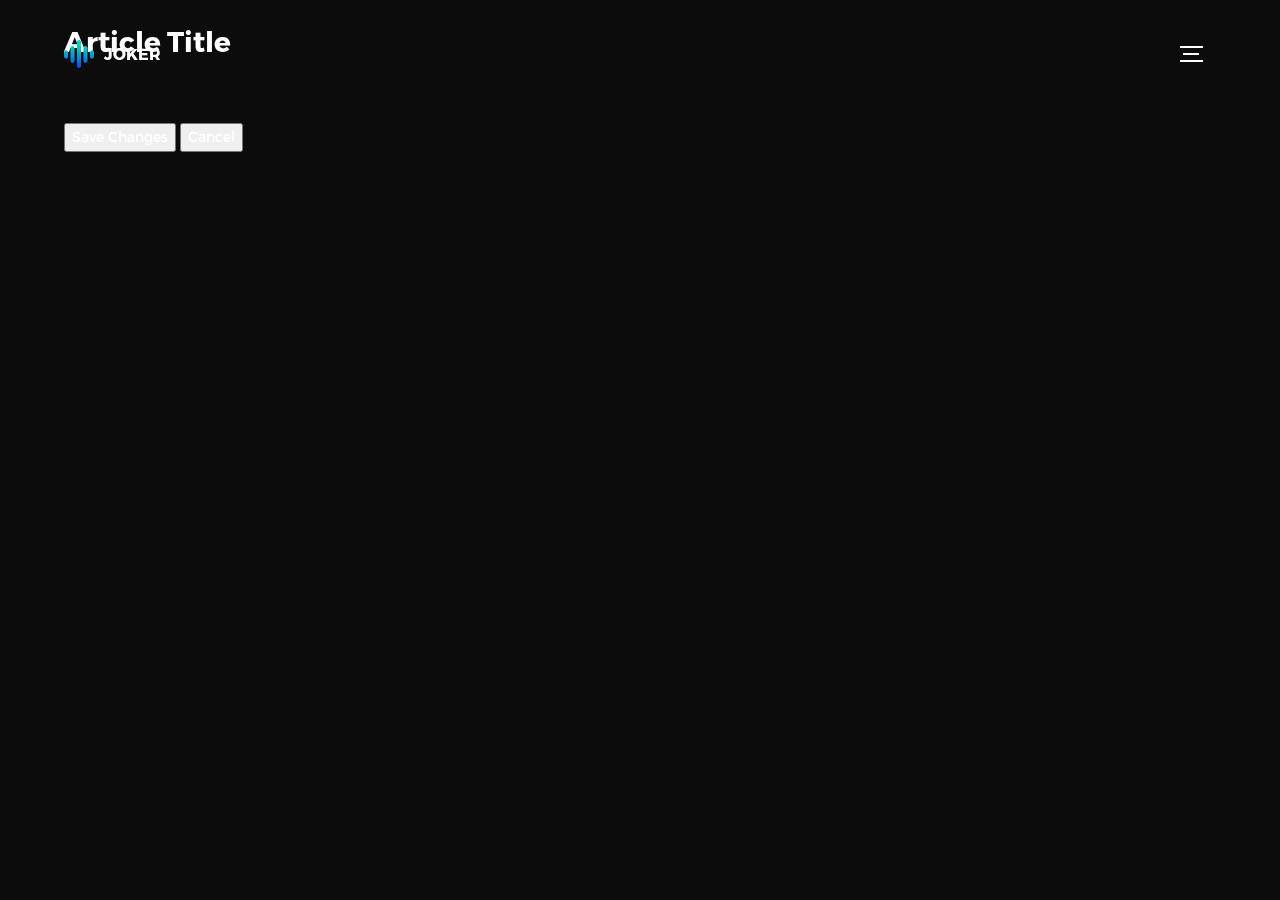
<file: blog/article-detail.html>
<!DOCTYPE html>
<html lang="en">
<head>
  <title>Joker - Article Detail</title>
  <meta charset="utf-8">
  <meta name="viewport" content="width=device-width, initial-scale=1">
  <meta http-equiv="X-UA-Compatible" content="IE=edge">
  <meta name="description" content="HTML5 website template">
  <meta name="keywords" content="Joker, template, html, sass, jquery">
  <meta name="author" content="Bucky Maler">
  <link rel="stylesheet" href="../assets/css/main.css"> <!-- 调整CSS路径 -->
</head>
<body>
<!-- notification for small viewports and landscape oriented smartphones -->
<div class="device-notification">
  <a class="device-notification--logo" href="#0">
    <img src="../assets/img/logo.png" alt="Joker"> <!-- 调整图片路径 -->
    <p>Joker</p>
  </a>
  <p class="device-notification--message">Joker has so much to offer that we must request you orient your device to portrait or find a larger screen. You won't be disappointed.</p>
</div>

<div class="perspective effect-rotate-left">
  <div class="container"><div class="outer-nav--return"></div>
    <div id="viewport" class="l-viewport">
      <div class="l-wrapper">
        <header class="header">
          <a class="header--logo" href="#0">
            <img src="../assets/img/logo.png" alt="Joker"> <!-- 调整图片路径 -->
            <p>Joker</p>
          </a>
          <button class="header--cta cta">Hire Us</button>
          <div class="header--nav-toggle">
            <span></span>
          </div>
        </header>

        <!-- 文章详情部分 -->
        <section class="article-detail">
          <div class="article-detail-content">
            <h1 class="article-detail-title" id="article-title">Article Title</h1>
            <div id="article-text" contenteditable="true" class="article-text">
              <!-- 这里动态加载文本文件内容 -->
            </div>
            <div class="article-actions">
              <button id="save-button" class="cta">Save Changes</button>
              <button id="cancel-button" class="cta">Cancel</button>
            </div>
          </div>
        </section>

        <div>
          <ul class="outer-nav">
            <li class="is-active">Home</li>
            <li>Works</li>
            <li>About</li>
            <li>Contact</li>
            <li>Hire us</li>
          </ul>
        </div>

        <script src="https://ajax.googleapis.com/ajax/libs/jquery/2.2.4/jquery.min.js"></script>
        <script>window.jQuery || document.write('<script src="../assets/js/vendor/jquery-2.2.4.min.js"><\/script>')</script>
        <script src="../assets/js/functions-min.js"></script>
        <script src="../assets/js/article-detail.js"></script> <!-- 调整JS路径 -->
      </div>
    </div>
  </div>
</div>
</body>
</html>
</file>
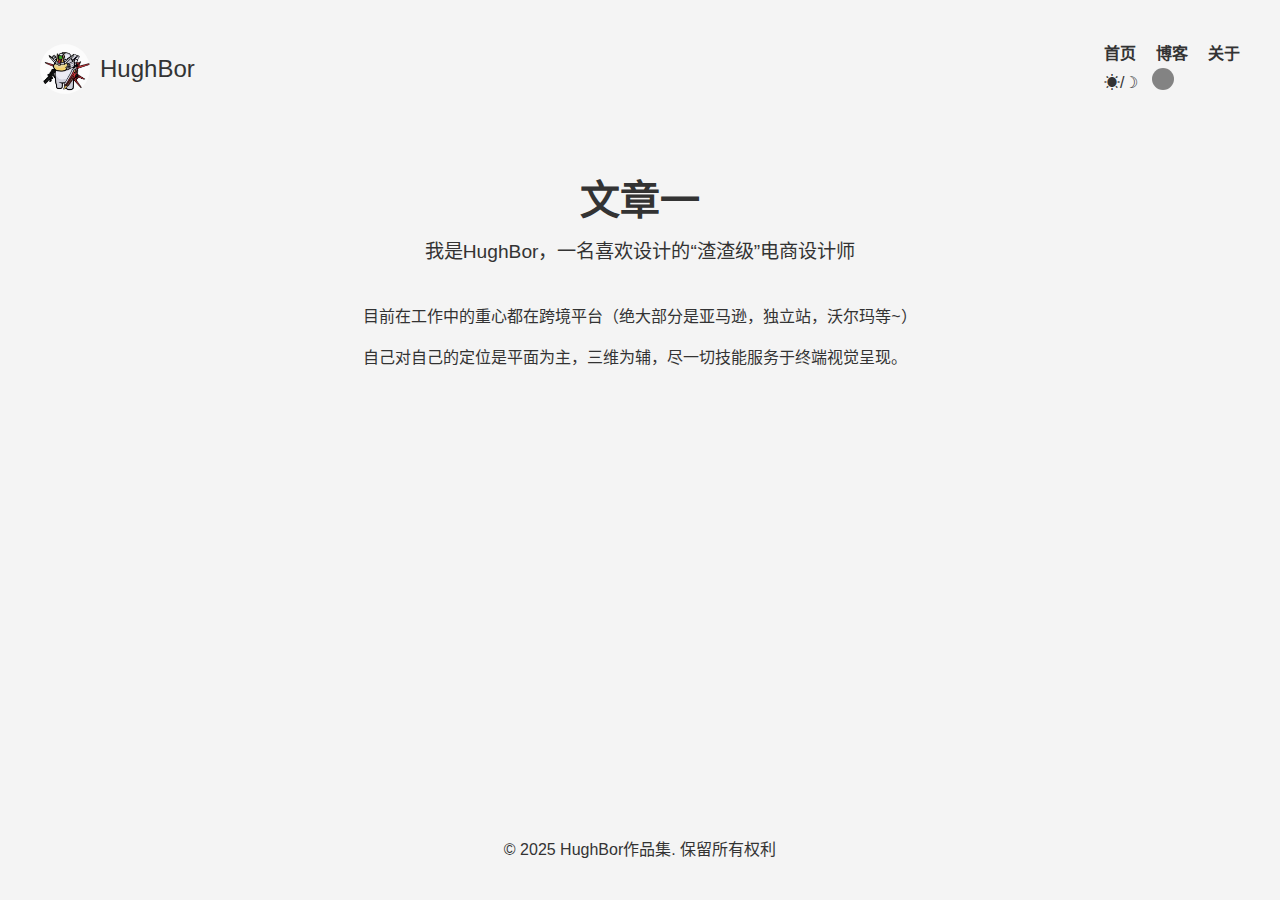
<file: blog/blog-1.html>
<!DOCTYPE html>
<html lang="zh-CN">
<head>
  <meta charset="UTF-8">
  <meta name="viewport" content="width=device-width, initial-scale=1.0">
  <title>关于</title>
  <link rel="stylesheet" href="../style.css">
</head>
<body>
  <!-- 公共头部 -->
  <header>
    <div class="header-left">
      <img src="../images/H.jpg" alt="头像" class="avatar">
      <h1>HughBor</h1>
    </div>
    <div class="header-right">
      <nav>
        <ul>
          <li><a href="../index.html">首页</a></li>
          <li><a href="../blog.html">博客</a></li>
          <li><a href="../about.html" class="nav-active">关于</a></li>
        </ul>
      </nav>
      <div class="theme-toggle-container">
        <label for="theme-toggle" class="theme-toggle-label">☀/☽</label>
        <div class="yuankuang">
          <input type="checkbox" id="theme-toggle">
        </div>
      </div>
    </div>
  </header>

  <!-- 关于展示 -->
  <section class="hero">
    <h2>文章一</h2>
    <p>我是HughBor，一名喜欢设计的“渣渣级”电商设计师</p>
  </section>

  <!-- 关于内容 -->
  <section class="about-content">
    <p>目前在工作中的重心都在跨境平台（绝大部分是亚马逊，独立站，沃尔玛等~）</p>
    <p>自己对自己的定位是平面为主，三维为辅，尽一切技能服务于终端视觉呈现。</p>
  </section>

  <!-- 页脚 -->
  <footer>
    <p>&copy; 2025 HughBor作品集. 保留所有权利</p>
  </footer>

  <script src="../scripts.js"></script>
</body>
</html>
</file>
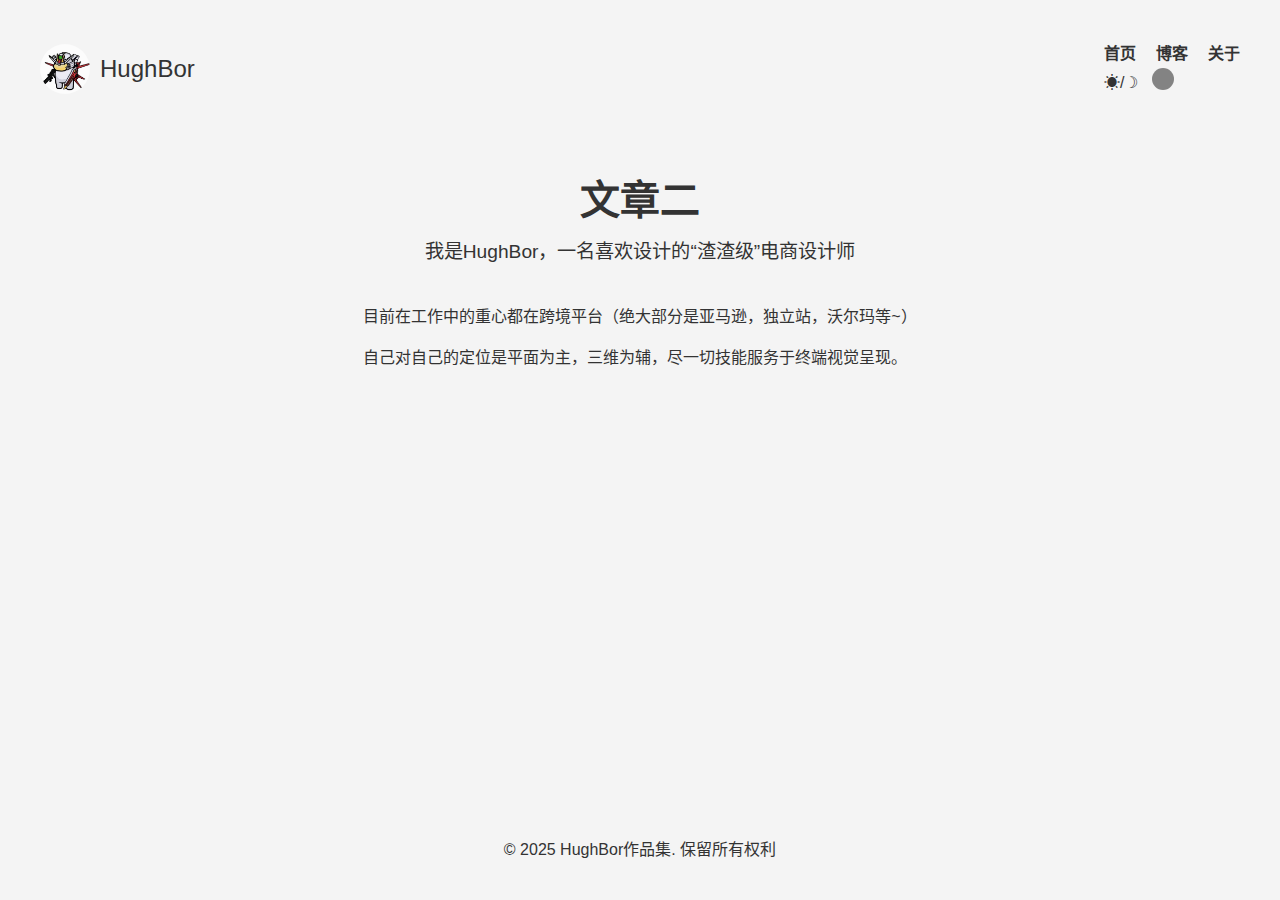
<file: blog/blog-2.html>
<!DOCTYPE html>
<html lang="zh-CN">
<head>
  <meta charset="UTF-8">
  <meta name="viewport" content="width=device-width, initial-scale=1.0">
  <title>关于</title>
  <link rel="stylesheet" href="../style.css">
</head>
<body>
  <!-- 公共头部 -->
  <header>
    <div class="header-left">
      <img src="../images/H.jpg" alt="头像" class="avatar">
      <h1>HughBor</h1>
    </div>
    <div class="header-right">
      <nav>
        <ul>
          <li><a href="../index.html">首页</a></li>
          <li><a href="../blog.html">博客</a></li>
          <li><a href="../about.html" class="nav-active">关于</a></li>
        </ul>
      </nav>
      <div class="theme-toggle-container">
        <label for="theme-toggle" class="theme-toggle-label">☀/☽</label>
        <div class="yuankuang">
          <input type="checkbox" id="theme-toggle">
        </div>
      </div>
    </div>
  </header>

  <!-- 关于展示 -->
  <section class="hero">
    <h2>文章二</h2>
    <p>我是HughBor，一名喜欢设计的“渣渣级”电商设计师</p>
  </section>

  <!-- 关于内容 -->
  <section class="about-content">
    <p>目前在工作中的重心都在跨境平台（绝大部分是亚马逊，独立站，沃尔玛等~）</p>
    <p>自己对自己的定位是平面为主，三维为辅，尽一切技能服务于终端视觉呈现。</p>
  </section>

  <!-- 页脚 -->
  <footer>
    <p>&copy; 2025 HughBor作品集. 保留所有权利</p>
  </footer>

  <script src="../scripts.js"></script>
</body>
</html>
</file>
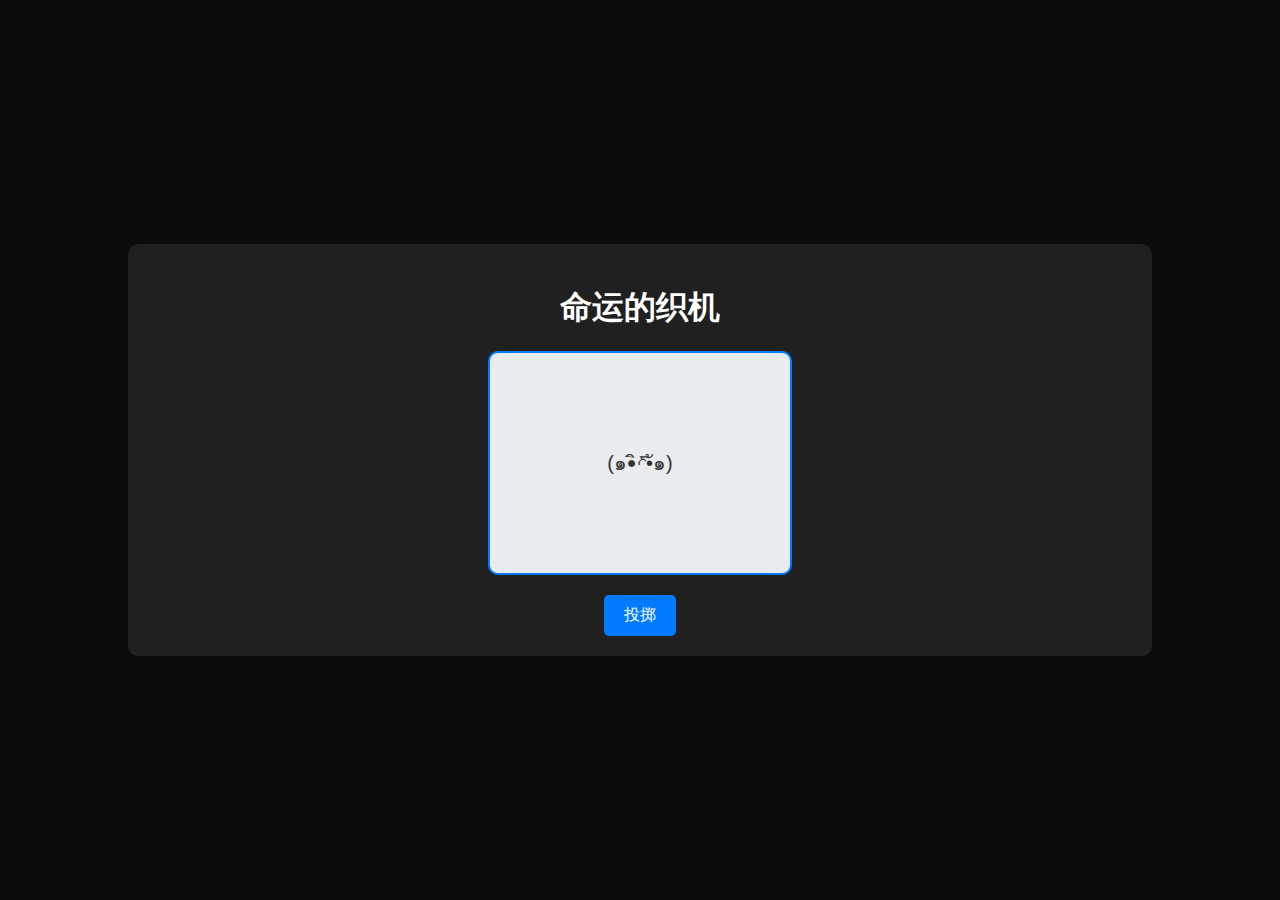
<file: random word/1.html>
<!DOCTYPE html>
<html lang="en">
<head>
    <meta charset="UTF-8">
    <meta name="viewport" content="width=device-width, initial-scale=1.0">
    <title>命运的织机</title>
    <link rel="stylesheet" href="2.css">
    <link rel="icon" href="../assets/img/logo.png" type="image/x-icon">
</head>
<body>
    <div class="container">
        <div class="result-list" id="resultList" style="display: none;">
            <h2>结果公示</h2>
            <ul id="resultUl"></ul>
            <button id="downloadButton" style="display: none;">下载今日数据</button>
        </div>
        <div class="main-content">
            <h1>命运的织机</h1>
            <div class="display-box" id="displayBox">(๑•ิཬ•ั๑)</div>
            <button id="drawButton">投掷</button>
        </div>
    </div>
    <button id="resetButton" style="display: none;">重置</button>
    <script src="3.js"></script>
</body>
</html>
</file>
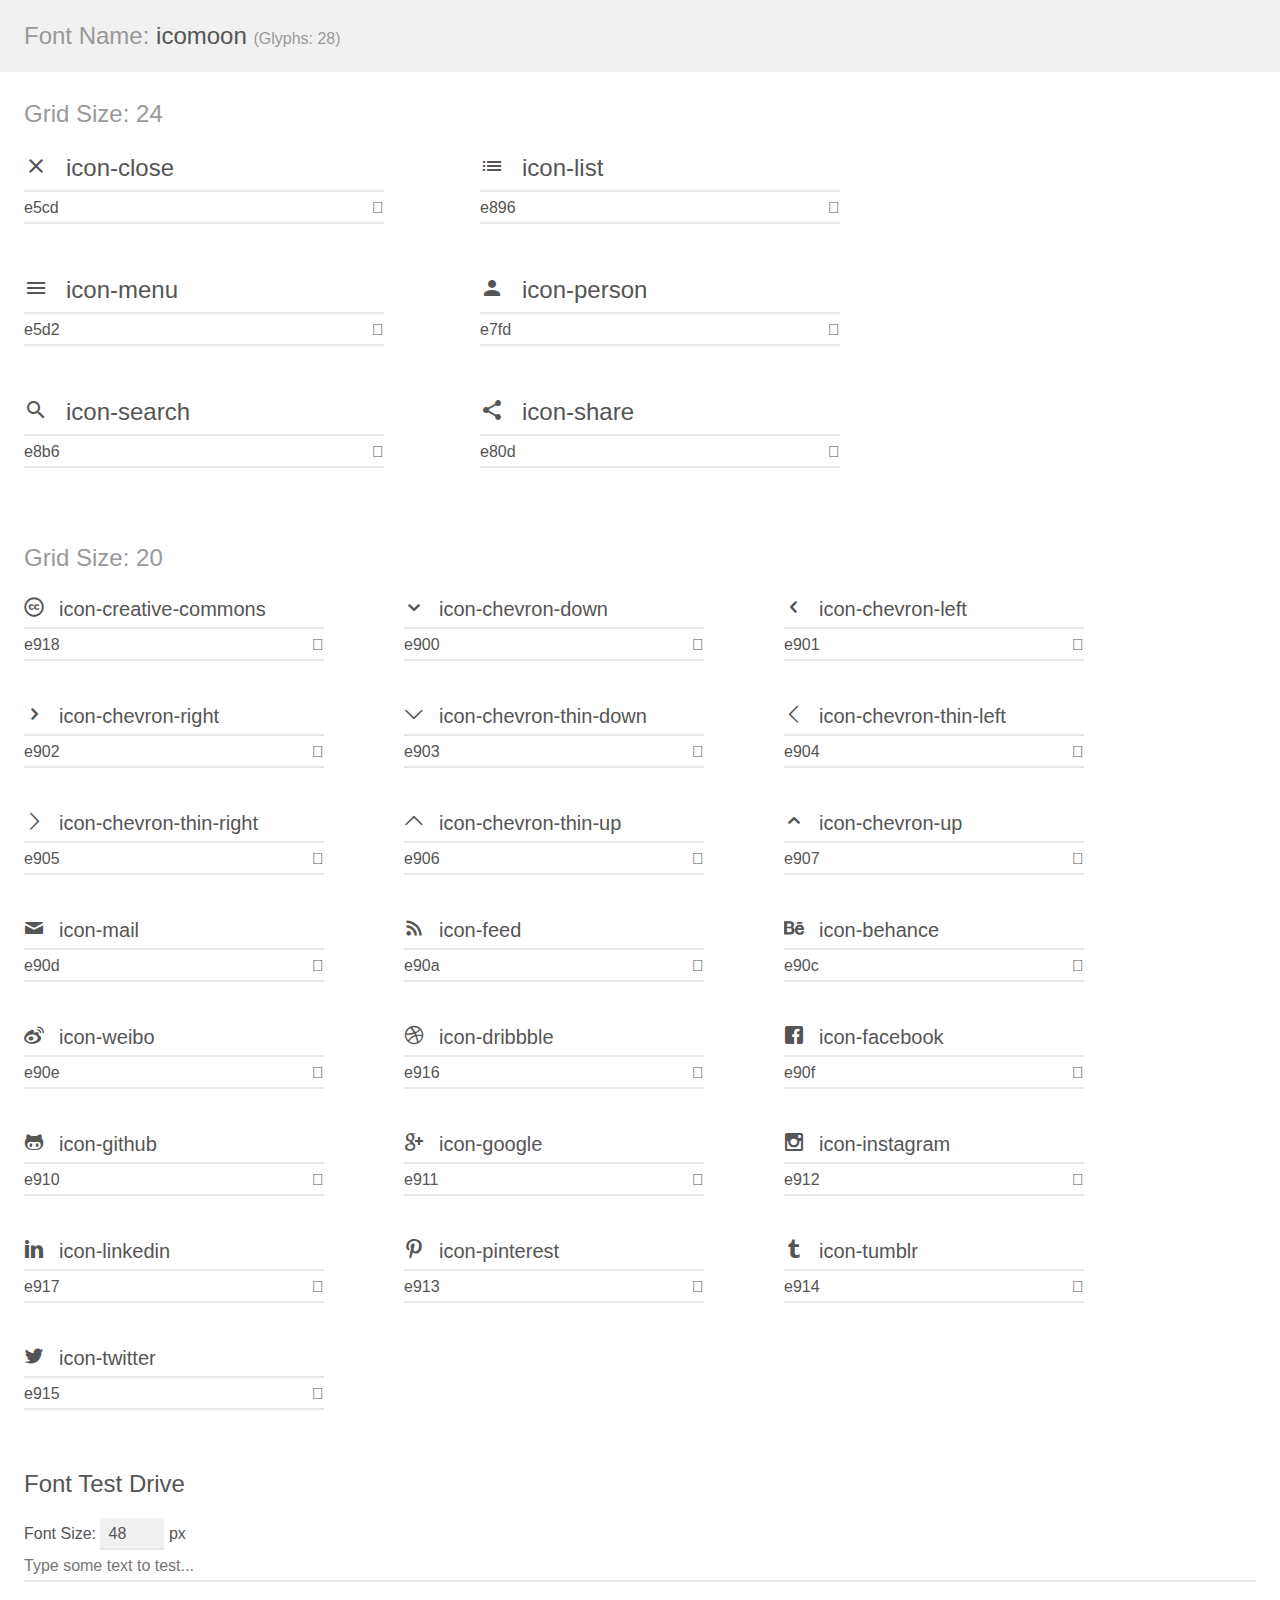
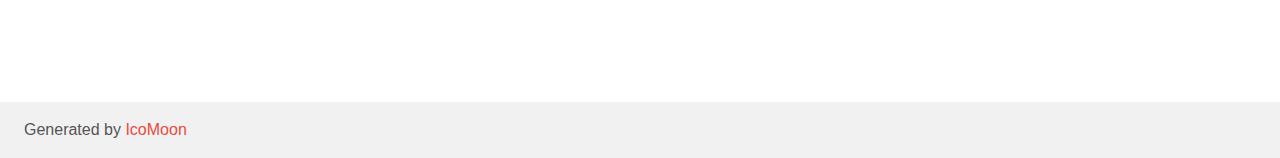
<file: source/icomoon/demo.html>
<!doctype html>
<html>
<head>
    <meta charset="utf-8">
    <title>IcoMoon Demo</title>
    <meta name="description" content="An Icon Font Generated By IcoMoon.io">
    <meta name="viewport" content="width=device-width, initial-scale=1">
    <link rel="stylesheet" href="demo-files/demo.css">
    <link rel="stylesheet" href="style.css"></head>
<body>
    <div class="bgc1 clearfix">
        <h1 class="mhmm mvm"><span class="fgc1">Font Name:</span> icomoon <small class="fgc1">(Glyphs:&nbsp;28)</small></h1>
    </div>
    <div class="clearfix mhl ptl">
        <h1 class="mvm mtn fgc1">Grid Size: 24</h1>
        <div class="glyph fs1">
            <div class="clearfix bshadow0 pbs">
                <span class="icon-close">
                
                </span>
                <span class="mls"> icon-close</span>
            </div>
            <fieldset class="fs0 size1of1 clearfix hidden-false">
                <input type="text" readonly value="e5cd" class="unit size1of2" />
                <input type="text" maxlength="1" readonly value="&#xe5cd;" class="unitRight size1of2 talign-right" />
            </fieldset>
            <div class="fs0 bshadow0 clearfix hidden-true">
                <span class="unit pvs fgc1">liga: </span>
                <input type="text" readonly value="clear, close" class="liga unitRight" />
            </div>
        </div>
        <div class="glyph fs1">
            <div class="clearfix bshadow0 pbs">
                <span class="icon-list">
                
                </span>
                <span class="mls"> icon-list</span>
            </div>
            <fieldset class="fs0 size1of1 clearfix hidden-false">
                <input type="text" readonly value="e896" class="unit size1of2" />
                <input type="text" maxlength="1" readonly value="&#xe896;" class="unitRight size1of2 talign-right" />
            </fieldset>
            <div class="fs0 bshadow0 clearfix hidden-true">
                <span class="unit pvs fgc1">liga: </span>
                <input type="text" readonly value="list" class="liga unitRight" />
            </div>
        </div>
        <div class="glyph fs1">
            <div class="clearfix bshadow0 pbs">
                <span class="icon-menu">
                
                </span>
                <span class="mls"> icon-menu</span>
            </div>
            <fieldset class="fs0 size1of1 clearfix hidden-false">
                <input type="text" readonly value="e5d2" class="unit size1of2" />
                <input type="text" maxlength="1" readonly value="&#xe5d2;" class="unitRight size1of2 talign-right" />
            </fieldset>
            <div class="fs0 bshadow0 clearfix hidden-true">
                <span class="unit pvs fgc1">liga: </span>
                <input type="text" readonly value="menu" class="liga unitRight" />
            </div>
        </div>
        <div class="glyph fs1">
            <div class="clearfix bshadow0 pbs">
                <span class="icon-person">
                
                </span>
                <span class="mls"> icon-person</span>
            </div>
            <fieldset class="fs0 size1of1 clearfix hidden-false">
                <input type="text" readonly value="e7fd" class="unit size1of2" />
                <input type="text" maxlength="1" readonly value="&#xe7fd;" class="unitRight size1of2 talign-right" />
            </fieldset>
            <div class="fs0 bshadow0 clearfix hidden-true">
                <span class="unit pvs fgc1">liga: </span>
                <input type="text" readonly value="person" class="liga unitRight" />
            </div>
        </div>
        <div class="glyph fs1">
            <div class="clearfix bshadow0 pbs">
                <span class="icon-search">
                
                </span>
                <span class="mls"> icon-search</span>
            </div>
            <fieldset class="fs0 size1of1 clearfix hidden-false">
                <input type="text" readonly value="e8b6" class="unit size1of2" />
                <input type="text" maxlength="1" readonly value="&#xe8b6;" class="unitRight size1of2 talign-right" />
            </fieldset>
            <div class="fs0 bshadow0 clearfix hidden-true">
                <span class="unit pvs fgc1">liga: </span>
                <input type="text" readonly value="search" class="liga unitRight" />
            </div>
        </div>
        <div class="glyph fs1">
            <div class="clearfix bshadow0 pbs">
                <span class="icon-share">
                
                </span>
                <span class="mls"> icon-share</span>
            </div>
            <fieldset class="fs0 size1of1 clearfix hidden-false">
                <input type="text" readonly value="e80d" class="unit size1of2" />
                <input type="text" maxlength="1" readonly value="&#xe80d;" class="unitRight size1of2 talign-right" />
            </fieldset>
            <div class="fs0 bshadow0 clearfix hidden-true">
                <span class="unit pvs fgc1">liga: </span>
                <input type="text" readonly value="share" class="liga unitRight" />
            </div>
        </div>
  </div>
    <div class="clearfix mhl ptl">
        <h1 class="mvm mtn fgc1">Grid Size: 20</h1>
        <div class="glyph fs2">
            <div class="clearfix bshadow0 pbs">
                <span class="icon-creative-commons">
                
                </span>
                <span class="mls"> icon-creative-commons</span>
            </div>
            <fieldset class="fs0 size1of1 clearfix hidden-false">
                <input type="text" readonly value="e918" class="unit size1of2" />
                <input type="text" maxlength="1" readonly value="&#xe918;" class="unitRight size1of2 talign-right" />
            </fieldset>
            <div class="fs0 bshadow0 clearfix hidden-true">
                <span class="unit pvs fgc1">liga: </span>
                <input type="text" readonly value="" class="liga unitRight" />
            </div>
        </div>
        <div class="glyph fs2">
            <div class="clearfix bshadow0 pbs">
                <span class="icon-chevron-down">
                
                </span>
                <span class="mls"> icon-chevron-down</span>
            </div>
            <fieldset class="fs0 size1of1 clearfix hidden-false">
                <input type="text" readonly value="e900" class="unit size1of2" />
                <input type="text" maxlength="1" readonly value="&#xe900;" class="unitRight size1of2 talign-right" />
            </fieldset>
            <div class="fs0 bshadow0 clearfix hidden-true">
                <span class="unit pvs fgc1">liga: </span>
                <input type="text" readonly value="" class="liga unitRight" />
            </div>
        </div>
        <div class="glyph fs2">
            <div class="clearfix bshadow0 pbs">
                <span class="icon-chevron-left">
                
                </span>
                <span class="mls"> icon-chevron-left</span>
            </div>
            <fieldset class="fs0 size1of1 clearfix hidden-false">
                <input type="text" readonly value="e901" class="unit size1of2" />
                <input type="text" maxlength="1" readonly value="&#xe901;" class="unitRight size1of2 talign-right" />
            </fieldset>
            <div class="fs0 bshadow0 clearfix hidden-true">
                <span class="unit pvs fgc1">liga: </span>
                <input type="text" readonly value="" class="liga unitRight" />
            </div>
        </div>
        <div class="glyph fs2">
            <div class="clearfix bshadow0 pbs">
                <span class="icon-chevron-right">
                
                </span>
                <span class="mls"> icon-chevron-right</span>
            </div>
            <fieldset class="fs0 size1of1 clearfix hidden-false">
                <input type="text" readonly value="e902" class="unit size1of2" />
                <input type="text" maxlength="1" readonly value="&#xe902;" class="unitRight size1of2 talign-right" />
            </fieldset>
            <div class="fs0 bshadow0 clearfix hidden-true">
                <span class="unit pvs fgc1">liga: </span>
                <input type="text" readonly value="" class="liga unitRight" />
            </div>
        </div>
        <div class="glyph fs2">
            <div class="clearfix bshadow0 pbs">
                <span class="icon-chevron-thin-down">
                
                </span>
                <span class="mls"> icon-chevron-thin-down</span>
            </div>
            <fieldset class="fs0 size1of1 clearfix hidden-false">
                <input type="text" readonly value="e903" class="unit size1of2" />
                <input type="text" maxlength="1" readonly value="&#xe903;" class="unitRight size1of2 talign-right" />
            </fieldset>
            <div class="fs0 bshadow0 clearfix hidden-true">
                <span class="unit pvs fgc1">liga: </span>
                <input type="text" readonly value="" class="liga unitRight" />
            </div>
        </div>
        <div class="glyph fs2">
            <div class="clearfix bshadow0 pbs">
                <span class="icon-chevron-thin-left">
                
                </span>
                <span class="mls"> icon-chevron-thin-left</span>
            </div>
            <fieldset class="fs0 size1of1 clearfix hidden-false">
                <input type="text" readonly value="e904" class="unit size1of2" />
                <input type="text" maxlength="1" readonly value="&#xe904;" class="unitRight size1of2 talign-right" />
            </fieldset>
            <div class="fs0 bshadow0 clearfix hidden-true">
                <span class="unit pvs fgc1">liga: </span>
                <input type="text" readonly value="" class="liga unitRight" />
            </div>
        </div>
        <div class="glyph fs2">
            <div class="clearfix bshadow0 pbs">
                <span class="icon-chevron-thin-right">
                
                </span>
                <span class="mls"> icon-chevron-thin-right</span>
            </div>
            <fieldset class="fs0 size1of1 clearfix hidden-false">
                <input type="text" readonly value="e905" class="unit size1of2" />
                <input type="text" maxlength="1" readonly value="&#xe905;" class="unitRight size1of2 talign-right" />
            </fieldset>
            <div class="fs0 bshadow0 clearfix hidden-true">
                <span class="unit pvs fgc1">liga: </span>
                <input type="text" readonly value="" class="liga unitRight" />
            </div>
        </div>
        <div class="glyph fs2">
            <div class="clearfix bshadow0 pbs">
                <span class="icon-chevron-thin-up">
                
                </span>
                <span class="mls"> icon-chevron-thin-up</span>
            </div>
            <fieldset class="fs0 size1of1 clearfix hidden-false">
                <input type="text" readonly value="e906" class="unit size1of2" />
                <input type="text" maxlength="1" readonly value="&#xe906;" class="unitRight size1of2 talign-right" />
            </fieldset>
            <div class="fs0 bshadow0 clearfix hidden-true">
                <span class="unit pvs fgc1">liga: </span>
                <input type="text" readonly value="" class="liga unitRight" />
            </div>
        </div>
        <div class="glyph fs2">
            <div class="clearfix bshadow0 pbs">
                <span class="icon-chevron-up">
                
                </span>
                <span class="mls"> icon-chevron-up</span>
            </div>
            <fieldset class="fs0 size1of1 clearfix hidden-false">
                <input type="text" readonly value="e907" class="unit size1of2" />
                <input type="text" maxlength="1" readonly value="&#xe907;" class="unitRight size1of2 talign-right" />
            </fieldset>
            <div class="fs0 bshadow0 clearfix hidden-true">
                <span class="unit pvs fgc1">liga: </span>
                <input type="text" readonly value="" class="liga unitRight" />
            </div>
        </div>
        <div class="glyph fs2">
            <div class="clearfix bshadow0 pbs">
                <span class="icon-mail">
                
                </span>
                <span class="mls"> icon-mail</span>
            </div>
            <fieldset class="fs0 size1of1 clearfix hidden-false">
                <input type="text" readonly value="e90d" class="unit size1of2" />
                <input type="text" maxlength="1" readonly value="&#xe90d;" class="unitRight size1of2 talign-right" />
            </fieldset>
            <div class="fs0 bshadow0 clearfix hidden-true">
                <span class="unit pvs fgc1">liga: </span>
                <input type="text" readonly value="" class="liga unitRight" />
            </div>
        </div>
        <div class="glyph fs2">
            <div class="clearfix bshadow0 pbs">
                <span class="icon-feed">
                
                </span>
                <span class="mls"> icon-feed</span>
            </div>
            <fieldset class="fs0 size1of1 clearfix hidden-false">
                <input type="text" readonly value="e90a" class="unit size1of2" />
                <input type="text" maxlength="1" readonly value="&#xe90a;" class="unitRight size1of2 talign-right" />
            </fieldset>
            <div class="fs0 bshadow0 clearfix hidden-true">
                <span class="unit pvs fgc1">liga: </span>
                <input type="text" readonly value="" class="liga unitRight" />
            </div>
        </div>
        <div class="glyph fs2">
            <div class="clearfix bshadow0 pbs">
                <span class="icon-behance">
                
                </span>
                <span class="mls"> icon-behance</span>
            </div>
            <fieldset class="fs0 size1of1 clearfix hidden-false">
                <input type="text" readonly value="e90c" class="unit size1of2" />
                <input type="text" maxlength="1" readonly value="&#xe90c;" class="unitRight size1of2 talign-right" />
            </fieldset>
            <div class="fs0 bshadow0 clearfix hidden-true">
                <span class="unit pvs fgc1">liga: </span>
                <input type="text" readonly value="" class="liga unitRight" />
            </div>
        </div>
        <div class="glyph fs2">
            <div class="clearfix bshadow0 pbs">
                <span class="icon-weibo">
                
                </span>
                <span class="mls"> icon-weibo</span>
            </div>
            <fieldset class="fs0 size1of1 clearfix hidden-false">
                <input type="text" readonly value="e90e" class="unit size1of2" />
                <input type="text" maxlength="1" readonly value="&#xe90e;" class="unitRight size1of2 talign-right" />
            </fieldset>
            <div class="fs0 bshadow0 clearfix hidden-true">
                <span class="unit pvs fgc1">liga: </span>
                <input type="text" readonly value="" class="liga unitRight" />
            </div>
        </div>
        <div class="glyph fs2">
            <div class="clearfix bshadow0 pbs">
                <span class="icon-dribbble">
                
                </span>
                <span class="mls"> icon-dribbble</span>
            </div>
            <fieldset class="fs0 size1of1 clearfix hidden-false">
                <input type="text" readonly value="e916" class="unit size1of2" />
                <input type="text" maxlength="1" readonly value="&#xe916;" class="unitRight size1of2 talign-right" />
            </fieldset>
            <div class="fs0 bshadow0 clearfix hidden-true">
                <span class="unit pvs fgc1">liga: </span>
                <input type="text" readonly value="" class="liga unitRight" />
            </div>
        </div>
        <div class="glyph fs2">
            <div class="clearfix bshadow0 pbs">
                <span class="icon-facebook">
                
                </span>
                <span class="mls"> icon-facebook</span>
            </div>
            <fieldset class="fs0 size1of1 clearfix hidden-false">
                <input type="text" readonly value="e90f" class="unit size1of2" />
                <input type="text" maxlength="1" readonly value="&#xe90f;" class="unitRight size1of2 talign-right" />
            </fieldset>
            <div class="fs0 bshadow0 clearfix hidden-true">
                <span class="unit pvs fgc1">liga: </span>
                <input type="text" readonly value="" class="liga unitRight" />
            </div>
        </div>
        <div class="glyph fs2">
            <div class="clearfix bshadow0 pbs">
                <span class="icon-github">
                
                </span>
                <span class="mls"> icon-github</span>
            </div>
            <fieldset class="fs0 size1of1 clearfix hidden-false">
                <input type="text" readonly value="e910" class="unit size1of2" />
                <input type="text" maxlength="1" readonly value="&#xe910;" class="unitRight size1of2 talign-right" />
            </fieldset>
            <div class="fs0 bshadow0 clearfix hidden-true">
                <span class="unit pvs fgc1">liga: </span>
                <input type="text" readonly value="" class="liga unitRight" />
            </div>
        </div>
        <div class="glyph fs2">
            <div class="clearfix bshadow0 pbs">
                <span class="icon-google">
                
                </span>
                <span class="mls"> icon-google</span>
            </div>
            <fieldset class="fs0 size1of1 clearfix hidden-false">
                <input type="text" readonly value="e911" class="unit size1of2" />
                <input type="text" maxlength="1" readonly value="&#xe911;" class="unitRight size1of2 talign-right" />
            </fieldset>
            <div class="fs0 bshadow0 clearfix hidden-true">
                <span class="unit pvs fgc1">liga: </span>
                <input type="text" readonly value="" class="liga unitRight" />
            </div>
        </div>
        <div class="glyph fs2">
            <div class="clearfix bshadow0 pbs">
                <span class="icon-instagram">
                
                </span>
                <span class="mls"> icon-instagram</span>
            </div>
            <fieldset class="fs0 size1of1 clearfix hidden-false">
                <input type="text" readonly value="e912" class="unit size1of2" />
                <input type="text" maxlength="1" readonly value="&#xe912;" class="unitRight size1of2 talign-right" />
            </fieldset>
            <div class="fs0 bshadow0 clearfix hidden-true">
                <span class="unit pvs fgc1">liga: </span>
                <input type="text" readonly value="" class="liga unitRight" />
            </div>
        </div>
        <div class="glyph fs2">
            <div class="clearfix bshadow0 pbs">
                <span class="icon-linkedin">
                
                </span>
                <span class="mls"> icon-linkedin</span>
            </div>
            <fieldset class="fs0 size1of1 clearfix hidden-false">
                <input type="text" readonly value="e917" class="unit size1of2" />
                <input type="text" maxlength="1" readonly value="&#xe917;" class="unitRight size1of2 talign-right" />
            </fieldset>
            <div class="fs0 bshadow0 clearfix hidden-true">
                <span class="unit pvs fgc1">liga: </span>
                <input type="text" readonly value="" class="liga unitRight" />
            </div>
        </div>
        <div class="glyph fs2">
            <div class="clearfix bshadow0 pbs">
                <span class="icon-pinterest">
                
                </span>
                <span class="mls"> icon-pinterest</span>
            </div>
            <fieldset class="fs0 size1of1 clearfix hidden-false">
                <input type="text" readonly value="e913" class="unit size1of2" />
                <input type="text" maxlength="1" readonly value="&#xe913;" class="unitRight size1of2 talign-right" />
            </fieldset>
            <div class="fs0 bshadow0 clearfix hidden-true">
                <span class="unit pvs fgc1">liga: </span>
                <input type="text" readonly value="" class="liga unitRight" />
            </div>
        </div>
        <div class="glyph fs2">
            <div class="clearfix bshadow0 pbs">
                <span class="icon-tumblr">
                
                </span>
                <span class="mls"> icon-tumblr</span>
            </div>
            <fieldset class="fs0 size1of1 clearfix hidden-false">
                <input type="text" readonly value="e914" class="unit size1of2" />
                <input type="text" maxlength="1" readonly value="&#xe914;" class="unitRight size1of2 talign-right" />
            </fieldset>
            <div class="fs0 bshadow0 clearfix hidden-true">
                <span class="unit pvs fgc1">liga: </span>
                <input type="text" readonly value="" class="liga unitRight" />
            </div>
        </div>
        <div class="glyph fs2">
            <div class="clearfix bshadow0 pbs">
                <span class="icon-twitter">
                
                </span>
                <span class="mls"> icon-twitter</span>
            </div>
            <fieldset class="fs0 size1of1 clearfix hidden-false">
                <input type="text" readonly value="e915" class="unit size1of2" />
                <input type="text" maxlength="1" readonly value="&#xe915;" class="unitRight size1of2 talign-right" />
            </fieldset>
            <div class="fs0 bshadow0 clearfix hidden-true">
                <span class="unit pvs fgc1">liga: </span>
                <input type="text" readonly value="" class="liga unitRight" />
            </div>
        </div>
  </div>

    <!--[if gt IE 8]><!-->
    <div class="mhl clearfix mbl">
        <h1>Font Test Drive</h1>
        <label>
            Font Size: <input id="fontSize" type="number" class="textbox0 mbm"
            min="8" value="48" />
            px
        </label>
        <input id="testText" type="text" class="phl size1of1 mvl"
        placeholder="Type some text to test..." value=""/>
        </label>
        <div id="testDrive" class="icon-">&nbsp;
        </div>
    </div>
    <!--<![endif]-->
    <div class="bgc1 clearfix">
        <p class="mhl">Generated by <a href="https://icomoon.io/app">IcoMoon</a></p>
    </div>

    <script src="demo-files/demo.js"></script>
</body>
</html>
</file>
<file: assets/css/main.css>
@font-face{font-family:'Montserrat';src:url("fonts/Montserrat-Black.eot");src:local("☺"),url("fonts/Montserrat-Black.woff") format("woff"),url("fonts/Montserrat-Black.ttf") format("truetype"),url("fonts/Montserrat-Black.svg") format("svg");font-weight:900;font-style:normal}@font-face{font-family:'Montserrat';src:url("fonts/Montserrat-Bold.eot");src:local("☺"),url("fonts/Montserrat-Bold.woff") format("woff"),url("fonts/Montserrat-Bold.ttf") format("truetype"),url("fonts/Montserrat-Bold.svg") format("svg");font-weight:700;font-style:normal}@font-face{font-family:'Montserrat';src:url("fonts/Montserrat-Regular.eot");src:local("☺"),url("fonts/Montserrat-Regular.woff") format("woff"),url("fonts/Montserrat-Regular.ttf") format("truetype"),url("fonts/Montserrat-Regular.svg") format("svg");font-weight:400;font-style:normal}@font-face{font-family:'Montserrat';src:url("fonts/Montserrat-Light.eot");src:local("☺"),url("fonts/Montserrat-Light.woff") format("woff"),url("fonts/Montserrat-Light.ttf") format("truetype"),url("fonts/Montserrat-Light.svg") format("svg");font-weight:300;font-style:normal}/*! normalize.css v3.0.2 | MIT License | git.io/normalize */html{font-family:sans-serif;-ms-text-size-adjust:100%;-webkit-text-size-adjust:100%}body{margin:0}article,aside,details,figcaption,figure,footer,header,hgroup,main,menu,nav,section,summary{display:block}audio,canvas,progress,video{display:inline-block;vertical-align:baseline}audio:not([controls]){display:none;height:0}[hidden],template{display:none}a{background-color:transparent}a:active,a:hover{outline:0}abbr[title]{border-bottom:1px dotted}b,strong{font-weight:bold}dfn{font-style:italic}h1{font-size:2em;margin:0.67em 0}mark{background:#ff0;color:#000}small{font-size:80%}sub,sup{font-size:75%;line-height:0;position:relative;vertical-align:baseline}sup{top:-0.5em}sub{bottom:-0.25em}img{border:0}svg:not(:root){overflow:hidden}figure{margin:1em 40px}hr{box-sizing:content-box;height:0}pre{overflow:auto}code,kbd,pre,samp{font-family:monospace, monospace;font-size:1em}button,input,optgroup,select,textarea{color:inherit;font:inherit;margin:0}button{overflow:visible}button,select{text-transform:none}button,html input[type="button"],input[type="reset"],input[type="submit"]{-webkit-appearance:button;cursor:pointer}button[disabled],html input[disabled]{cursor:default}button::-moz-focus-inner,input::-moz-focus-inner{border:0;padding:0}input{line-height:normal}input[type="checkbox"],input[type="radio"]{box-sizing:border-box;padding:0}input[type="number"]::-webkit-inner-spin-button,input[type="number"]::-webkit-outer-spin-button{height:auto}input[type="search"]{-webkit-appearance:textfield;box-sizing:content-box}input[type="search"]::-webkit-search-cancel-button,input[type="search"]::-webkit-search-decoration{-webkit-appearance:none}fieldset{border:1px solid #c0c0c0;margin:0 2px;padding:0.35em 0.625em 0.75em}legend{border:0;padding:0}textarea{overflow:auto}optgroup{font-weight:bold}table{border-collapse:collapse;border-spacing:0}td,th{padding:0}::-moz-selection{background:#FFF498}::selection{background:#FFF498}::-moz-selection{background:#FFF498}img::-moz-selection{background:transparent}img::selection{background:transparent}img::-moz-selection{background:transparent}body{-webkit-tap-highlight-color:#FFF498}body{background-color:#0c0c0c;font-size:14px;line-height:1.6;font-family:"Montserrat",sans-serif;color:#fff;-webkit-font-smoothing:antialiased;-webkit-text-size-adjust:100%}.l-viewport{position:relative;width:100%;height:100vh;box-shadow:0 0 45px 5px rgba(0,0,0,0.85);overflow:hidden}.l-wrapper{position:relative;width:1440px;max-width:90%;height:100%;margin:0 auto}.l-side-nav{position:absolute;left:0;display:-webkit-box;display:-webkit-flex;display:-ms-flexbox;display:flex;height:100%;-webkit-box-align:center;-webkit-align-items:center;-ms-flex-align:center;align-items:center}.l-side-nav::before{content:"";position:absolute;top:50%;left:0;-webkit-transform:translateY(-50%);transform:translateY(-50%);width:2px;height:70%;max-height:750px;background-color:#555;opacity:.35;z-index:10}@media (max-width: 1180px){.l-side-nav{display:none}}.l-main-content{position:relative;width:100%;height:100%;margin:0;padding:0;list-style:none}.l-section{position:absolute;width:100%;height:100%}.device-notification{display:none;position:fixed;top:0;left:0;width:100%;height:100%;-webkit-box-orient:vertical;-webkit-box-direction:normal;-webkit-flex-direction:column;-ms-flex-direction:column;flex-direction:column;-webkit-box-align:center;-webkit-align-items:center;-ms-flex-align:center;-ms-grid-row-align:center;align-items:center;-webkit-box-pack:center;-webkit-justify-content:center;-ms-flex-pack:center;justify-content:center;background-color:#0c0c0c;z-index:12}.device-notification--logo{display:-webkit-box;display:-webkit-flex;display:-ms-flexbox;display:flex;-webkit-box-align:center;-webkit-align-items:center;-ms-flex-align:center;align-items:center;text-decoration:none;color:#fff}.device-notification--logo p{margin:0 0 0 10px;font-size:16px;font-weight:700;text-transform:uppercase}.device-notification--message{width:70%;margin:30px 0 0 0;font-weight:700;text-align:center}@media (max-width: 767px) and (min-width: 601px) and (max-height: 680px){.device-notification{display:-webkit-box;display:-webkit-flex;display:-ms-flexbox;display:flex}}@media (max-width: 600px) and (min-width: 480px) and (max-height: 580px){.device-notification{display:-webkit-box;display:-webkit-flex;display:-ms-flexbox;display:flex}}@media (max-width: 736px) and (min-width: 360px) and (orientation: landscape){.device-notification{display:-webkit-box;display:-webkit-flex;display:-ms-flexbox;display:flex}}@media(max-width: 359px){.device-notification{display:-webkit-box;display:-webkit-flex;display:-ms-flexbox;display:flex}}.section{opacity:0;visibility:hidden;-webkit-transition:opacity .4s ease-in-out,visibility 0s .4s;transition:opacity .4s ease-in-out,visibility 0s .4s}.section--is-active{opacity:1;visibility:visible;z-index:1;-webkit-transition:opacity .4s ease-in-out .4s;transition:opacity .4s ease-in-out .4s}.section--next{-webkit-transform:translateY(-45px);transform:translateY(-45px);-webkit-transition:-webkit-transform .4s ease-in-out;transition:-webkit-transform .4s ease-in-out;transition:transform .4s ease-in-out;transition:transform .4s ease-in-out, -webkit-transform .4s ease-in-out}.section--prev{-webkit-transform:translateY(45px);transform:translateY(45px);-webkit-transition:-webkit-transform .4s ease-in-out;transition:-webkit-transform .4s ease-in-out;transition:transform .4s ease-in-out;transition:transform .4s ease-in-out, -webkit-transform .4s ease-in-out}.header{position:absolute;top:0;left:0;display:-webkit-box;display:-webkit-flex;display:-ms-flexbox;display:flex;width:100%;height:70px;-webkit-box-align:center;-webkit-align-items:center;-ms-flex-align:center;align-items:center;-webkit-box-pack:justify;-webkit-justify-content:space-between;-ms-flex-pack:justify;justify-content:space-between;z-index:10}.header--logo{display:-webkit-box;display:-webkit-flex;display:-ms-flexbox;display:flex;-webkit-box-align:center;-webkit-align-items:center;-ms-flex-align:center;align-items:center;text-decoration:none;color:#fff}.header--logo p{margin:0 0 0 10px;font-size:16px;font-weight:700;text-transform:uppercase}.header--nav-toggle{display:-webkit-box;display:-webkit-flex;display:-ms-flexbox;display:flex;width:50px;height:50px;-webkit-box-orient:vertical;-webkit-box-direction:normal;-webkit-flex-direction:column;-ms-flex-direction:column;flex-direction:column;-webkit-box-align:center;-webkit-align-items:center;-ms-flex-align:center;align-items:center;-webkit-box-pack:center;-webkit-justify-content:center;-ms-flex-pack:center;justify-content:center;cursor:pointer}.header--nav-toggle span,.header--nav-toggle::before,.header--nav-toggle::after{content:"";position:relative;width:16px;height:2px;background-color:#fff}.header--nav-toggle::before{bottom:5px;width:23px}.header--nav-toggle::after{top:5px;width:23px}.header--cta{position:absolute;top:50%;left:50%;-webkit-transform:translate(-50%, -50%);transform:translate(-50%, -50%);padding:0 20px;line-height:30px;text-decoration:none;color:#fff;font-weight:700;text-transform:uppercase;background-color:#0f33ff;border:none;opacity:0;visibility:hidden;-webkit-transition:opacity .4s ease-in-out,visibility 0s .4s;transition:opacity .4s ease-in-out,visibility 0s .4s}.header--cta:focus{outline:none}.header--cta.is-active{opacity:1;visibility:visible;-webkit-transition:opacity .4s ease-in-out .4s;transition:opacity .4s ease-in-out .4s}@media (max-width: 767px){.header--cta{display:none}}.side-nav{position:relative;display:-webkit-box;display:-webkit-flex;display:-ms-flexbox;display:flex;width:100px;height:70%;max-height:750px;-webkit-box-orient:vertical;-webkit-box-direction:normal;-webkit-flex-direction:column;-ms-flex-direction:column;flex-direction:column;-webkit-justify-content:space-around;-ms-flex-pack:distribute;justify-content:space-around;margin:0;padding:0;list-style-position:inside;z-index:10}.side-nav>li{position:relative;top:-5px;color:#fff;font-size:6px;cursor:pointer}.side-nav>li span{position:relative;top:3px;left:10px;color:#fff;font-size:14px;font-weight:300;opacity:0;visibility:hidden}.side-nav>li::before{position:absolute;top:3px;left:10px;color:#555;font-size:14px;font-weight:300}.side-nav li:nth-child(1)::before{content:"01"}.side-nav li:nth-child(2)::before{content:"02"}.side-nav li:nth-child(3)::before{content:"03"}.side-nav li:nth-child(4)::before{content:"04"}.side-nav li:nth-child(5)::before{content:"05"}.side-nav li.is-active{color:#0f33ff;-webkit-transition:color .4s ease-in-out;transition:color .4s ease-in-out}.side-nav li.is-active span{opacity:1;visibility:visible;-webkit-transition:opacity .4s ease-in-out;transition:opacity .4s ease-in-out}.side-nav li.is-active::before{left:-33px;color:#fff}.intro{position:relative;display:-webkit-box;display:-webkit-flex;display:-ms-flexbox;display:flex;width:900px;max-width:75%;height:100%;-webkit-box-orient:vertical;-webkit-box-direction:normal;-webkit-flex-direction:column;-ms-flex-direction:column;flex-direction:column;-webkit-box-pack:center;-webkit-justify-content:center;-ms-flex-pack:center;justify-content:center;margin:0 auto}@media (max-width: 1180px){.intro{max-width:100%}}.intro--banner{position:relative;height:475px}.intro--banner::before{content:"";position:absolute;bottom:20px;left:-15px;right:0;height:2px;background-color:#282828}.intro--banner::after{content:"";position:absolute;bottom:18px;left:0;width:30px;height:4px;background-color:#0f33ff}.intro--banner h1{position:relative;font-size:68px;font-weight:900;line-height:1;z-index:1}.intro--banner button{position:relative;padding:5px 17px 5px 12px;font-weight:700;text-transform:uppercase;background-color:transparent;border:none}.intro--banner button .btn-background{position:absolute;top:0;left:23px;right:0;height:100%;background-color:#0f33ff;z-index:-1;-webkit-transition:left .2s ease-in-out;transition:left .2s ease-in-out}.intro--banner button:hover .btn-background{left:0}.intro--banner button:focus{outline:none}.intro--banner button svg{position:relative;left:5px;width:15px;fill:#fff}.intro--banner img{position:absolute;bottom:21px;right:-12px}.intro--options{display:-webkit-box;display:-webkit-flex;display:-ms-flexbox;display:flex;-webkit-box-pack:justify;-webkit-justify-content:space-between;-ms-flex-pack:justify;justify-content:space-between;margin:0;padding:0;list-style:none}.intro--options>a{max-width:250px;text-decoration:none;color:#282828;-webkit-transition:color .2s ease-in-out;transition:color .2s ease-in-out}.intro--options>a:hover{color:#fff}.intro--options h3{font-size:16px;text-transform:uppercase}.intro--options p{margin-bottom:0}@media (max-width: 900px){.intro--banner{height:380px}.intro--banner h1{font-size:55px}.intro--banner img{width:430px}.intro--options>a{margin-right:30px}.intro--options>a:last-child{margin-right:0}}@media (max-width: 767px){.intro--banner{height:305px}.intro--banner h1{font-size:44px}.intro--banner img{width:330px}.intro--options{display:block}.intro--options>a{display:block;max-width:100%;margin:0 0 30px 0}.intro--options>a:last-child{margin-bottom:0}}@media (max-width: 600px){.intro--banner{height:360px}.intro--banner h1{font-size:55px}.intro--banner img{display:none}}@media (max-width: 600px) and (max-height: 750px){.intro--banner{height:auto}.intro--banner::before,.intro--banner::after{display:none}.intro--banner h1{margin-top:0}.intro--options{display:none}}.work{position:relative;display:-webkit-box;display:-webkit-flex;display:-ms-flexbox;display:flex;width:960px;max-width:80%;height:100%;-webkit-box-orient:vertical;-webkit-box-direction:normal;-webkit-flex-direction:column;-ms-flex-direction:column;flex-direction:column;-webkit-box-pack:center;-webkit-justify-content:center;-ms-flex-pack:center;justify-content:center;margin:0 auto}@media (max-width: 1180px){.work{max-width:100%}}.work h2{margin:0 0 20px 0;font-size:30px;text-align:center}.work--lockup{position:relative}.work--lockup .slider{position:relative;display:-webkit-box;display:-webkit-flex;display:-ms-flexbox;display:flex;width:80%;margin:0 auto;padding:0;list-style:none}.work--lockup .slider--item{position:absolute;display:none;text-align:center}.work--lockup .slider--item a{text-decoration:none;color:#858585}.work--lockup .slider--item-title{margin-top:10px;font-size:12px;font-weight:700;text-transform:uppercase}.work--lockup .slider--item-description{display:none;max-width:250px;margin:0 auto}.work--lockup .slider--item-image{width:150px;height:150px;margin:0 auto;border-radius:50%;overflow:hidden}.work--lockup .slider--item-image img{width:100%}.work--lockup .slider--item-left{top:50%;left:0;-webkit-transform:translateY(-50%);transform:translateY(-50%);display:block}.work--lockup .slider--item-right{top:50%;right:0;-webkit-transform:translateY(-50%);transform:translateY(-50%);display:block}.work--lockup .slider--item-center{position:relative;top:30px;left:50%;-webkit-transform:translateX(-50%);transform:translateX(-50%);display:block}.work--lockup .slider--item-center a{color:#fff}.work--lockup .slider--item-center .slider--item-title{margin-top:25px;font-size:16px}.work--lockup .slider--item-center .slider--item-description{display:block}.work--lockup .slider--item-center .slider--item-image{width:300px;height:300px}.work--lockup .slider--next,.work--lockup .slider--prev{position:absolute;top:160px;display:-webkit-box;display:-webkit-flex;display:-ms-flexbox;display:flex;width:50px;height:50px;-webkit-box-align:center;-webkit-align-items:center;-ms-flex-align:center;align-items:center;-webkit-box-pack:center;-webkit-justify-content:center;-ms-flex-pack:center;justify-content:center;background-color:#282828;border-radius:50%;cursor:pointer}.work--lockup .slider--next svg,.work--lockup .slider--prev svg{width:20px;fill:#fff}.work--lockup .slider--next{right:0}.work--lockup .slider--prev{left:0}@media (max-width: 900px){.work--lockup .slider--item-image{width:120px;height:120px}.work--lockup .slider--item-center .slider--item-image{width:240px;height:240px}.work--lockup .slider--next,.work--lockup .slider--prev{top:130px}}@media (max-width: 767px){.work--lockup .slider{width:75%}.work--lockup .slider--item-image{width:90px;height:90px}.work--lockup .slider--item-center .slider--item-image{width:190px;height:190px}.work--lockup .slider--next,.work--lockup .slider--prev{top:105px}}@media (max-width: 600px){.work--lockup .slider{width:auto}.work--lockup .slider--item-left,.work--lockup .slider--item-right{display:none}}.about{position:relative;display:-webkit-box;display:-webkit-flex;display:-ms-flexbox;display:flex;width:900px;max-width:75%;height:100%;-webkit-box-orient:vertical;-webkit-box-direction:normal;-webkit-flex-direction:column;-ms-flex-direction:column;flex-direction:column;-webkit-box-pack:center;-webkit-justify-content:center;-ms-flex-pack:center;justify-content:center;margin:0 auto}@media (max-width: 1180px){.about{max-width:100%}}.about--banner{position:relative;height:475px}.about--banner::before{content:"";position:absolute;top:20px;left:200px;-webkit-transform:rotate(-25deg);transform:rotate(-25deg);border:5px solid #0f33ff;border-right-color:transparent;border-bottom-color:transparent}.about--banner::after{content:"";position:absolute;top:75px;left:400px;-webkit-transform:rotate(45deg);transform:rotate(45deg);width:10px;height:10px;background-color:#0f33ff}.about--banner h2{position:relative;margin-top:35px;font-size:68px;font-weight:900;line-height:1;z-index:1}.about--banner h2::before{content:"";position:absolute;top:60px;left:268px;width:30px;height:30px;background-color:#0f33ff;border-radius:50%}.about--banner h2::after{content:"";position:absolute;top:255px;left:255px;width:10px;height:10px;background-color:#0f33ff}.about--banner a{padding:5px 17px 5px 0;text-decoration:none;color:#fff;font-weight:700;text-transform:uppercase;background-color:transparent}.about--banner a:hover svg{left:10px}.about--banner a svg{position:relative;left:5px;width:15px;fill:#fff;-webkit-transition:left .2s ease-in-out;transition:left .2s ease-in-out}.about--banner img{position:absolute;bottom:-90px;right:-12px}.about--options{display:-webkit-box;display:-webkit-flex;display:-ms-flexbox;display:flex;max-width:600px;-webkit-box-pack:justify;-webkit-justify-content:space-between;-ms-flex-pack:justify;justify-content:space-between;margin:0;padding:0;list-style:none}.about--options>a{position:relative;width:150px;height:75px;text-decoration:none;color:#fff;border:10px solid #0f33ff;background-position:center;background-size:cover;background-repeat:no-repeat}.about--options>a:nth-child(1){background-image:url("../img/about-winners.jpg")}.about--options>a:nth-child(2){background-image:url("../img/about-philosophy.jpg")}.about--options>a:nth-child(3){background-image:url("../img/about-history.jpg")}.about--options>a:hover h3{bottom:-50px}.about--options h3{position:absolute;bottom:-38px;left:10px;font-size:16px;text-transform:uppercase;-webkit-transition:bottom .2s ease-in-out,left .2s ease-in-out;transition:bottom .2s ease-in-out,left .2s ease-in-out}@media (max-width: 767px){.about--banner{height:305px}.about--banner::before{top:0;left:125px}.about--banner::after{top:35px;left:260px}.about--banner h2{margin-top:10px;font-size:44px}.about--banner h2::before{top:28px;left:168px}.about--banner h2::after{top:163px;left:163px}.about--banner img{width:315px}}@media (max-width: 600px){.about--banner{height:auto}.about--banner::before{left:155px}.about--banner::after{left:310px}.about--banner h2{margin-top:0;font-size:55px}.about--banner h2::before{top:43px;left:214px}.about--banner h2::after{top:205px;left:205px}.about--banner img{display:none}.about--options{display:none}}.contact{position:fixed;top:0;left:0;width:100%;height:100%;background-image:url("../img/contact-visual.png");background-position:center;background-size:cover;background-repeat:no-repeat}.contact--lockup{position:relative;display:-webkit-box;display:-webkit-flex;display:-ms-flexbox;display:flex;width:900px;max-width:75%;height:100%;-webkit-box-align:center;-webkit-align-items:center;-ms-flex-align:center;align-items:center;-webkit-box-pack:end;-webkit-justify-content:flex-end;-ms-flex-pack:end;justify-content:flex-end;margin:0 auto}@media (max-width: 1180px){.contact--lockup{max-width:90%}}@media (max-width: 767px){.contact--lockup{-webkit-box-pack:center;-webkit-justify-content:center;-ms-flex-pack:center;justify-content:center}}.contact--lockup .modal{padding:45px 45px;text-align:center;background-color:#0c0c0c;box-shadow:0 0 30px 0 rgba(0,0,0,0.75)}.contact--lockup .modal--information p,.contact--lockup .modal--information a{display:block;margin:14px 0;text-decoration:none;color:#fff;font-weight:700}.contact--lockup .modal--information p{margin-top:0}.contact--lockup .modal--options{margin:0;padding:0;list-style:none}.contact--lockup .modal--options>li{width:130px;margin:0 auto 25px auto}.contact--lockup .modal--options li:nth-child(1){background-color:#1769ff}.contact--lockup .modal--options li:nth-child(2){background-color:#ea4c89}.contact--lockup .modal--options li:nth-child(3){margin-bottom:0;background-color:#0f33ff;text-transform:uppercase}.contact--lockup .modal--options a{display:block;width:100%;padding:8px 0;text-decoration:none;color:#fff;font-weight:700}.hire{position:relative;display:-webkit-box;display:-webkit-flex;display:-ms-flexbox;display:flex;width:700px;max-width:75%;height:100%;-webkit-box-orient:vertical;-webkit-box-direction:normal;-webkit-flex-direction:column;-ms-flex-direction:column;flex-direction:column;-webkit-box-pack:center;-webkit-justify-content:center;-ms-flex-pack:center;justify-content:center;margin:0 auto}@media (max-width: 1180px){.hire{max-width:100%}}.hire h2{margin:0 0 20px 0;font-size:30px;text-align:center}.work-request{display:-webkit-box;display:-webkit-flex;display:-ms-flexbox;display:flex;width:100%;-webkit-box-orient:vertical;-webkit-box-direction:normal;-webkit-flex-direction:column;-ms-flex-direction:column;flex-direction:column;-webkit-box-align:center;-webkit-align-items:center;-ms-flex-align:center;align-items:center;color:#fff}.work-request input[type="submit"]{width:400px;max-width:100%;line-height:50px;font-size:16px;font-weight:700;text-transform:uppercase;background-color:#0f33ff;border:none;border-radius:0}.work-request input[type="submit"]:focus{outline:none}.work-request--options{display:-webkit-box;display:-webkit-flex;display:-ms-flexbox;display:flex;width:100%;-webkit-box-orient:vertical;-webkit-box-direction:normal;-webkit-flex-direction:column;-ms-flex-direction:column;flex-direction:column;-webkit-box-align:center;-webkit-align-items:center;-ms-flex-align:center;align-items:center;margin:30px 0}.work-request--options .options-a{display:-webkit-box;display:-webkit-flex;display:-ms-flexbox;display:flex;width:100%;-webkit-box-pack:justify;-webkit-justify-content:space-between;-ms-flex-pack:justify;justify-content:space-between}.work-request--options .options-b{display:-webkit-box;display:-webkit-flex;display:-ms-flexbox;display:flex;width:72%;-webkit-flex-wrap:wrap;-ms-flex-wrap:wrap;flex-wrap:wrap;-webkit-justify-content:space-around;-ms-flex-pack:distribute;justify-content:space-around}.work-request--options label{display:block;width:200px;margin-bottom:30px;line-height:50px;font-size:16px;font-weight:700;text-align:center;border:2px solid #fff;cursor:pointer;-webkit-transition:background-color .2s ease-in-out,border-color .2s ease-in-out;transition:background-color .2s ease-in-out,border-color .2s ease-in-out}.work-request--options label svg{position:relative;left:-5px;width:0;fill:#fff;-webkit-transition:width .2s ease-in-out;transition:width .2s ease-in-out}.work-request--options input[type="checkbox"]{display:none}.work-request--options input[type="checkbox"]:checked+label{background-color:#0f33ff;border-color:#0f33ff}.work-request--options input[type="checkbox"]:checked+label svg{width:15px}.work-request--information{display:-webkit-box;display:-webkit-flex;display:-ms-flexbox;display:flex;width:100%;-webkit-box-pack:justify;-webkit-justify-content:space-between;-ms-flex-pack:justify;justify-content:space-between;margin-bottom:60px}.work-request--information .information-name,.work-request--information .information-email{position:relative;width:45%;height:50px;font-size:30px;font-weight:300}.work-request--information input[type="text"],.work-request--information input[type="email"]{width:100%;padding:0 0 5px 0;background-color:transparent;border:none;border-bottom:1px solid #fff;border-radius:0}.work-request--information input[type="text"]:focus,.work-request--information input[type="email"]:focus{outline:none;background-color:#0c0c0c}.work-request--information label{position:absolute;top:0;left:0;pointer-events:none;-webkit-transition:top .2s ease-in-out,font-size .2s ease-in-out;transition:top .2s ease-in-out,font-size .2s ease-in-out}.work-request--information input:focus+label,.work-request--information input.has-value+label{top:-15px;font-size:14px}@media (max-width: 767px){.work-request--options{-webkit-box-orient:horizontal;-webkit-box-direction:normal;-webkit-flex-direction:row;-ms-flex-direction:row;flex-direction:row;-webkit-justify-content:space-around;-ms-flex-pack:distribute;justify-content:space-around}.work-request--options .options-a,.work-request--options .options-b{display:block;width:auto}}@media (max-width: 600px){.work-request--options{margin:20px 0}}@media (max-width: 600px) and (max-width: 415px){.work-request--options{-webkit-box-pack:justify;-webkit-justify-content:space-between;-ms-flex-pack:justify;justify-content:space-between}}@media (max-width: 600px){.work-request--options label{width:150px;margin-bottom:15px;font-size:14px}.work-request--options input[type="checkbox"]:checked+label svg{width:12px}.work-request--information{margin-bottom:30px}.work-request--information .information-name,.work-request--information .information-email{height:40px;font-size:24px}}.perspective{position:relative;width:100%;height:100%;overflow:hidden}.perspective--modalview{position:fixed;-webkit-perspective:1500px;perspective:1500px}.container{position:relative;-webkit-transform:translateZ(0) translateX(0) rotateY(0deg);transform:translateZ(0) translateX(0) rotateY(0deg);min-height:100%;outline:30px solid #0f33ff;-webkit-transition:-webkit-transform .4s;transition:-webkit-transform .4s;transition:transform .4s;transition:transform .4s, -webkit-transform .4s}.modalview .container{position:absolute;width:100%;height:100%;overflow:hidden;-webkit-backface-visibility:hidden;backface-visibility:hidden}.effect-rotate-left .container{-webkit-transform-origin:0% 50%;transform-origin:0% 50%;-webkit-transition:-webkit-transform .4s;transition:-webkit-transform .4s;transition:transform .4s;transition:transform .4s, -webkit-transform .4s}.effect-rotate-left--animate .container{-webkit-transform:translateZ(-1800px) translateX(-50%) rotateY(45deg);transform:translateZ(-1800px) translateX(-50%) rotateY(45deg);outline:30px solid #0f33ff}.outer-nav{position:absolute;top:50%;left:55%;-webkit-transform:translateY(-50%);transform:translateY(-50%);-webkit-transform-style:preserve-3d;transform-style:preserve-3d;margin:0;padding:0;list-style:none;text-align:center;visibility:hidden;-webkit-transition:visibility 0s .2s;transition:visibility 0s .2s}.outer-nav.is-vis{visibility:visible}.outer-nav--return{position:absolute;top:0;left:0;width:100%;height:100%;display:none;cursor:pointer;z-index:11}.outer-nav--return.is-vis{display:block}.outer-nav>li{-webkit-transform-style:preserve-3d;transform-style:preserve-3d;-webkit-transform:translateX(350px) translateZ(-1000px);transform:translateX(350px) translateZ(-1000px);font-size:55px;font-weight:900;opacity:0;cursor:pointer;-webkit-transition:opacity .2s,-webkit-transform .2s;transition:opacity .2s,-webkit-transform .2s;transition:transform .2s,opacity .2s;transition:transform .2s,opacity .2s,-webkit-transform .2s}.outer-nav>li.is-vis{-webkit-transform:translateX(0) translateZ(0);transform:translateX(0) translateZ(0);opacity:1;-webkit-transition:opacity .4s,-webkit-transform .4s;transition:opacity .4s,-webkit-transform .4s;transition:transform .4s,opacity .4s;transition:transform .4s,opacity .4s,-webkit-transform .4s}.outer-nav>li::before{content:"";position:absolute;top:50%;left:50%;-webkit-transform:translate(-50%, -25%);transform:translate(-50%, -25%);width:110%;height:15px;opacity:0;background-color:#0f33ff}.outer-nav>li.is-active::before{opacity:1}@media (max-width: 767px){.outer-nav>li{font-size:44px}}@media (max-width: 600px){.outer-nav>li{font-size:34px}}.outer-nav li.is-vis:nth-child(2){-webkit-transition-delay:.04s;transition-delay:.04s}.outer-nav li.is-vis:nth-child(3){-webkit-transition-delay:.08s;transition-delay:.08s}.outer-nav li.is-vis:nth-child(4){-webkit-transition-delay:.12s;transition-delay:.12s}.outer-nav li.is-vis:nth-child(5){-webkit-transition-delay:.16s;transition-delay:.16s}
</file>
<file: style.css>
/* 通用样式 */
* {
  margin: 0;
  padding: 0;
  box-sizing: border-box;
}

body {
  font-family: Arial, sans-serif;
  background-color: #f4f4f4;
  color: #333;
  padding: 20px;
  min-height: 100vh;
  display: flex;
  flex-direction: column;
}

.dark-theme {
  background-color: #333;
  color: #f4f4f4;
}

/* 公共头部 */
header {
  display: flex;
  justify-content: space-between;
  align-items: center;
  padding: 20px;
/*  background-color: white;
  box-shadow: 0 2px 10px rgba(0, 0, 0, 0.1);*/
}

.dark-theme header {
  background-color: #222;
  color: #fff;
}

.header-left {
  display: flex;
  align-items: center;
}

.avatar {
  width: 50px;
  height: 50px;
  border-radius: 50%;
  margin-right: 10px;
}

h1 {
  font-size: 1.5rem;
  font-weight: normal;
}

.header-right nav ul {
  display: flex;
  gap: 20px;
}

.header-right nav ul li {
  list-style: none;
}

.header-right nav ul li a {
  text-decoration: none;
  color: #333;
  font-weight: bold;
}

.dark-theme .header-right nav ul li a {
  color: #fff;
}

.theme-toggle-container {
  display: flex;
  align-items: center;
  gap: 10px;
}

.theme-toggle-label {
  font-size: 1rem;
}

#theme-toggle {
  width: 0px;
  height: 30px;
  background-color: #ddd;
  border-radius: 30px;
  position: relative;
  transition: background-color 0.3s ease;
}

#theme-toggle:checked {
  background-color: #4CAF50;
}

#theme-toggle:checked::before {
  left: 30px;
}

#theme-toggle::before {
  content: '';
  position: absolute;
  top: 4px;
  left: 4px;
  width: 22px;
  height: 22px;
  border-radius: 50%;
  background-color: #838383;
  transition: left 0.3s ease;
}

/* 首页展示 */
.hero {
  text-align: center;
  margin-top: 50px;
}

.hero h2 {
  font-size: 2.5rem;
}

.hero p {
  font-size: 1.2rem;
  margin-top: 10px;
}

/* 分类标签 */
.categories {
  text-align: center;
  margin-top: 30px;
}

.category-btn {
  padding: 10px 20px;
  background-color: #656565;
  color: white;
  border: none;
  margin: 5px;
  cursor: pointer;
  font-size: 1rem;
  border-radius: 25px;
  transition: background-color 0.3s ease;
}

.category-btn:hover {
  background-color: #56becf;
}

/* 内容列表 */
.content-gallery {
  display: grid;
  grid-template-columns: repeat(auto-fill, minmax(300px, 1fr));
  gap: 20px;
  margin-top: 30px;
}

.content-item {
  background-color: white;
  padding: 15px;
  border-radius: 8px;
  box-shadow: 0 4px 8px rgba(0, 0, 0, 0.1);
  position: relative;
  cursor: pointer;
  transition: transform 0.2s;
}

.content-item:hover {
  transform: translateY(-5px);
}

.dark-theme .content-item {
  background-color: #444;
  color: #fff;
}

.content-thumbnail {
  position: relative;
}

.thumbnail {
  width: 100%;
  height: 180px;
  border-radius: 8px;
  object-fit: cover;
}

.category-label {
  position: absolute;
  top: 10px;
  left: 10px;
  background-color: rgba(0, 0, 0, 0.5);
  color: white;
  padding: 5px;
  border-radius: 5px;
}

.content-id {
  position: absolute;
  top: 10px;
  right: 10px;
  background-color: rgba(0, 0, 0, 0.5);
  color: white;
  padding: 5px;
  border-radius: 5px;
}

.content-info {
  margin-top: 10px;
}

.content-info h3 {
  font-size: 1.1rem;
  margin-bottom: 5px;
}

.content-date {
  font-size: 0.9rem;
  color: #777;
}

.dark-theme .content-date {
  color: #ccc;
}

/* 分页 */
.pagination {
  text-align: center;
  margin-top: 30px;
}

.pagination button {
  background-color: #6f6f6f;
  color: white;
  padding: 10px 20px;
  border: none;
  border-radius: 5px;
  margin: 0 5px;
  cursor: pointer;
}

.pagination button:hover {
  background-color: #56becf;
}

/* 模态框 */
.modal {
  display: none;
  position: fixed;
  top: 0;
  left: 0;
  width: 100%;
  height: 100%;
  background-color: rgba(0, 0, 0, 0.7);
  z-index: 1000;
  align-items: center;
  justify-content: center;
}

.modal.show {
  display: flex;
}

.modal-content {
  background-color: white;
  width: 80%;
  max-width: 800px;
  padding: 20px;
  border-radius: 10px;
  position: relative;
  max-height: 80vh;
  overflow-y: auto;
}

.modal video {
  width: 100%;
  height: auto;
  border-radius: 8px;
}

.modal-image {
  width: 100%;
  margin-bottom: 20px;
  border-radius: 8px;
}

.article-content {
  line-height: 1.6;
  padding-right: 20px;
}

.close-modal {
  position: absolute;
  top: -30px;
  right: -40px;
  font-size: 30px;
  color: #ffffff;
  cursor: pointer;
}

.dark-theme .close-modal {
  color: #fff;
}

/* 博客页面 */
.article-list {
  max-width: 800px;
  margin: 40px 280px;
  padding: 0 20px;
}

.article-item {
  display: flex;
  justify-content: space-between;
  align-items: center;
  padding: 20px;
  border-bottom: 1px solid #eee;
}

.article-info h3 {
  font-size: 1.2rem;
  margin-bottom: 8px;
}

.article-date {
  color: #666;
  font-size: 0.9rem;
}

.article-arrow {
  font-size: 1.5rem;
  color: #666;
}

/* 关于页面 */
.about-content {
  max-width: 800px;
  margin: 40px auto;
  padding: 0 20px;
  line-height: 1.6;
}

.about-content p {
  margin-bottom: 15px;
}

/* 页脚 */
footer {
  margin-top: auto;
  text-align: center;
  padding: 20px;
/*  background-color: white;
  box-shadow: 0 -2px 10px rgba(0, 0, 0, 0.1);*/
}

.dark-theme footer {
  background-color: #222;
  color: #fff;
}

/* 响应式优化 */
@media (max-width: 768px) {
  .content-gallery {
    grid-template-columns: 1fr;
  }
  
  .header-right {
    flex-direction: column;
    align-items: flex-end;
  }
}
</file>
<file: random word/2.css>
/* styles.css */
body {
    font-family: Arial, sans-serif;
    display: flex;
    justify-content: center;
    align-items: center;
    height: 100vh;
    background-color: #0c0c0c;
    margin: 0;
}

.container {
    display: flex;
    width: 80%;
}

.result-list {
    flex: 1;
    padding: 20px;
    background: #202020;
    border-radius: 10px;
    box-shadow: 0 0 10px rgba(0, 0, 0, 0.1);
    margin-right: 20px;
    display: none; /* 初始隐藏 */
}

.result-list h2 {
    text-align: center;
    color:#fff;
}

.result-list ul {
    list-style: none;
    padding: 0;
}

.result-list li {
    padding: 10px;
    border-bottom: 1px solid #ddd;
    color:#fff;
}

.main-content {
    flex: 3;
    text-align: center;
    background: #202020;
    color:#fff;
    padding: 20px;
    border-radius: 10px;
    box-shadow: 0 0 10px rgba(0, 0, 0, 0.1);
}

.display-box {
    width: 300px;
    height: 220px;
    margin: 20px auto;
    border: 2px solid #007BFF;
    border-radius: 10px;
    display: flex;
    justify-content: center;
    align-items: center;
    font-size: 20px;
    color: #333;
    background-color: #e9ecef;
    transition: all 0.5s;
    overflow: hidden;
}

button {
    padding: 10px 20px;
    font-size: 16px;
    border: none;
    border-radius: 5px;
    background-color: #007BFF;
    color: #fff;
    cursor: pointer;
    transition: background-color 0.3s;
}

button:hover {
    background-color: #0056b3;
}

#downloadButton {
    display: block;
    margin: 20px auto;
}

#resetButton {
    position: fixed;
    bottom: 10px;
    right: 10px;
    padding: 5px 10px;
    font-size: 12px;
    display: none; /* 初始隐藏 */
}

.fadeOut {
    opacity: 0;
    transition: opacity 0.5s;
}

.fadeIn {
    opacity: 1;
    transition: opacity 0.5s;
}
</file>
<file: source/icomoon/demo-files/demo.css>
body {
  padding: 0;
  margin: 0;
  font-family: sans-serif;
  font-size: 1em;
  line-height: 1.5;
  color: #555;
  background: #fff;
}
h1 {
  font-size: 1.5em;
  font-weight: normal;
}
small {
  font-size: .66666667em;
}
a {
  color: #e74c3c;
  text-decoration: none;
}
a:hover, a:focus {
  box-shadow: 0 1px #e74c3c;
}
.bshadow0, input {
  box-shadow: inset 0 -2px #e7e7e7;
}
input:hover {
  box-shadow: inset 0 -2px #ccc;
}
input, fieldset {
  font-family: sans-serif;
  font-size: 1em;
  margin: 0;
  padding: 0;
  border: 0;
}
input {
  color: inherit;
  line-height: 1.5;
  height: 1.5em;
  padding: .25em 0;
}
input:focus {
  outline: none;
  box-shadow: inset 0 -2px #449fdb;
}
.glyph {
  font-size: 16px;
  width: 15em;
  padding-bottom: 1em;
  margin-right: 4em;
  margin-bottom: 1em;
  float: left;
  overflow: hidden;
}
.liga {
  width: 80%;
  width: calc(100% - 2.5em);
}
.talign-right {
  text-align: right;
}
.talign-center {
  text-align: center;
}
.bgc1 {
  background: #f1f1f1;
}
.fgc1 {
  color: #999;
}
.fgc0 {
  color: #000;
}
p {
  margin-top: 1em;
  margin-bottom: 1em;
}
.mvm {
  margin-top: .75em;
  margin-bottom: .75em;
}
.mtn {
  margin-top: 0;
}
.mtl, .mal {
  margin-top: 1.5em;
}
.mbl, .mal {
  margin-bottom: 1.5em;
}
.mal, .mhl {
  margin-left: 1.5em;
  margin-right: 1.5em;
}
.mhmm {
  margin-left: 1em;
  margin-right: 1em;
}
.mls {
  margin-left: .25em;
}
.ptl {
  padding-top: 1.5em;
}
.pbs, .pvs {
  padding-bottom: .25em;
}
.pvs, .pts {
  padding-top: .25em;
}
.unit {
  float: left;
}
.unitRight {
  float: right;
}
.size1of2 {
  width: 50%;
}
.size1of1 {
  width: 100%;
}
.clearfix:before, .clearfix:after {
  content: " ";
  display: table;
}
.clearfix:after {
  clear: both;
}
.hidden-true {
  display: none;
}
.textbox0 {
  width: 3em;
  background: #f1f1f1;
  padding: .25em .5em;
  line-height: 1.5;
  height: 1.5em;
}
#testDrive {
  display: block;
  padding-top: 24px;
  line-height: 1.5;
}
.fs0 {
  font-size: 16px;
}
.fs1 {
  font-size: 24px;
}
.fs2 {
  font-size: 20px;
}
</file>
<file: source/icomoon/style.css>
@font-face {
  font-family: 'icomoon';
  src:  url('fonts/icomoon.eot?uxdgz6');
  src:  url('fonts/icomoon.eot?uxdgz6#iefix') format('embedded-opentype'),
    url('fonts/icomoon.ttf?uxdgz6') format('truetype'),
    url('fonts/icomoon.woff?uxdgz6') format('woff'),
    url('fonts/icomoon.svg?uxdgz6#icomoon') format('svg');
  font-weight: normal;
  font-style: normal;
}

[class^="icon-"], [class*=" icon-"] {
  /* use !important to prevent issues with browser extensions that change fonts */
  font-family: 'icomoon' !important;
  speak: none;
  font-style: normal;
  font-weight: normal;
  font-variant: normal;
  text-transform: none;
  line-height: 1;

  /* Better Font Rendering =========== */
  -webkit-font-smoothing: antialiased;
  -moz-osx-font-smoothing: grayscale;
}

.icon-close:before {
  content: "\e5cd";
}
.icon-list:before {
  content: "\e896";
}
.icon-menu:before {
  content: "\e5d2";
}
.icon-person:before {
  content: "\e7fd";
}
.icon-search:before {
  content: "\e8b6";
}
.icon-share:before {
  content: "\e80d";
}
.icon-creative-commons:before {
  content: "\e918";
}
.icon-chevron-down:before {
  content: "\e900";
}
.icon-chevron-left:before {
  content: "\e901";
}
.icon-chevron-right:before {
  content: "\e902";
}
.icon-chevron-thin-down:before {
  content: "\e903";
}
.icon-chevron-thin-left:before {
  content: "\e904";
}
.icon-chevron-thin-right:before {
  content: "\e905";
}
.icon-chevron-thin-up:before {
  content: "\e906";
}
.icon-chevron-up:before {
  content: "\e907";
}
.icon-mail:before {
  content: "\e90d";
}
.icon-feed:before {
  content: "\e90a";
}
.icon-behance:before {
  content: "\e90c";
}
.icon-weibo:before {
  content: "\e90e";
}
.icon-dribbble:before {
  content: "\e916";
}
.icon-facebook:before {
  content: "\e90f";
}
.icon-github:before {
  content: "\e910";
}
.icon-google:before {
  content: "\e911";
}
.icon-instagram:before {
  content: "\e912";
}
.icon-linkedin:before {
  content: "\e917";
}
.icon-pinterest:before {
  content: "\e913";
}
.icon-tumblr:before {
  content: "\e914";
}
.icon-twitter:before {
  content: "\e915";
}
</file>
